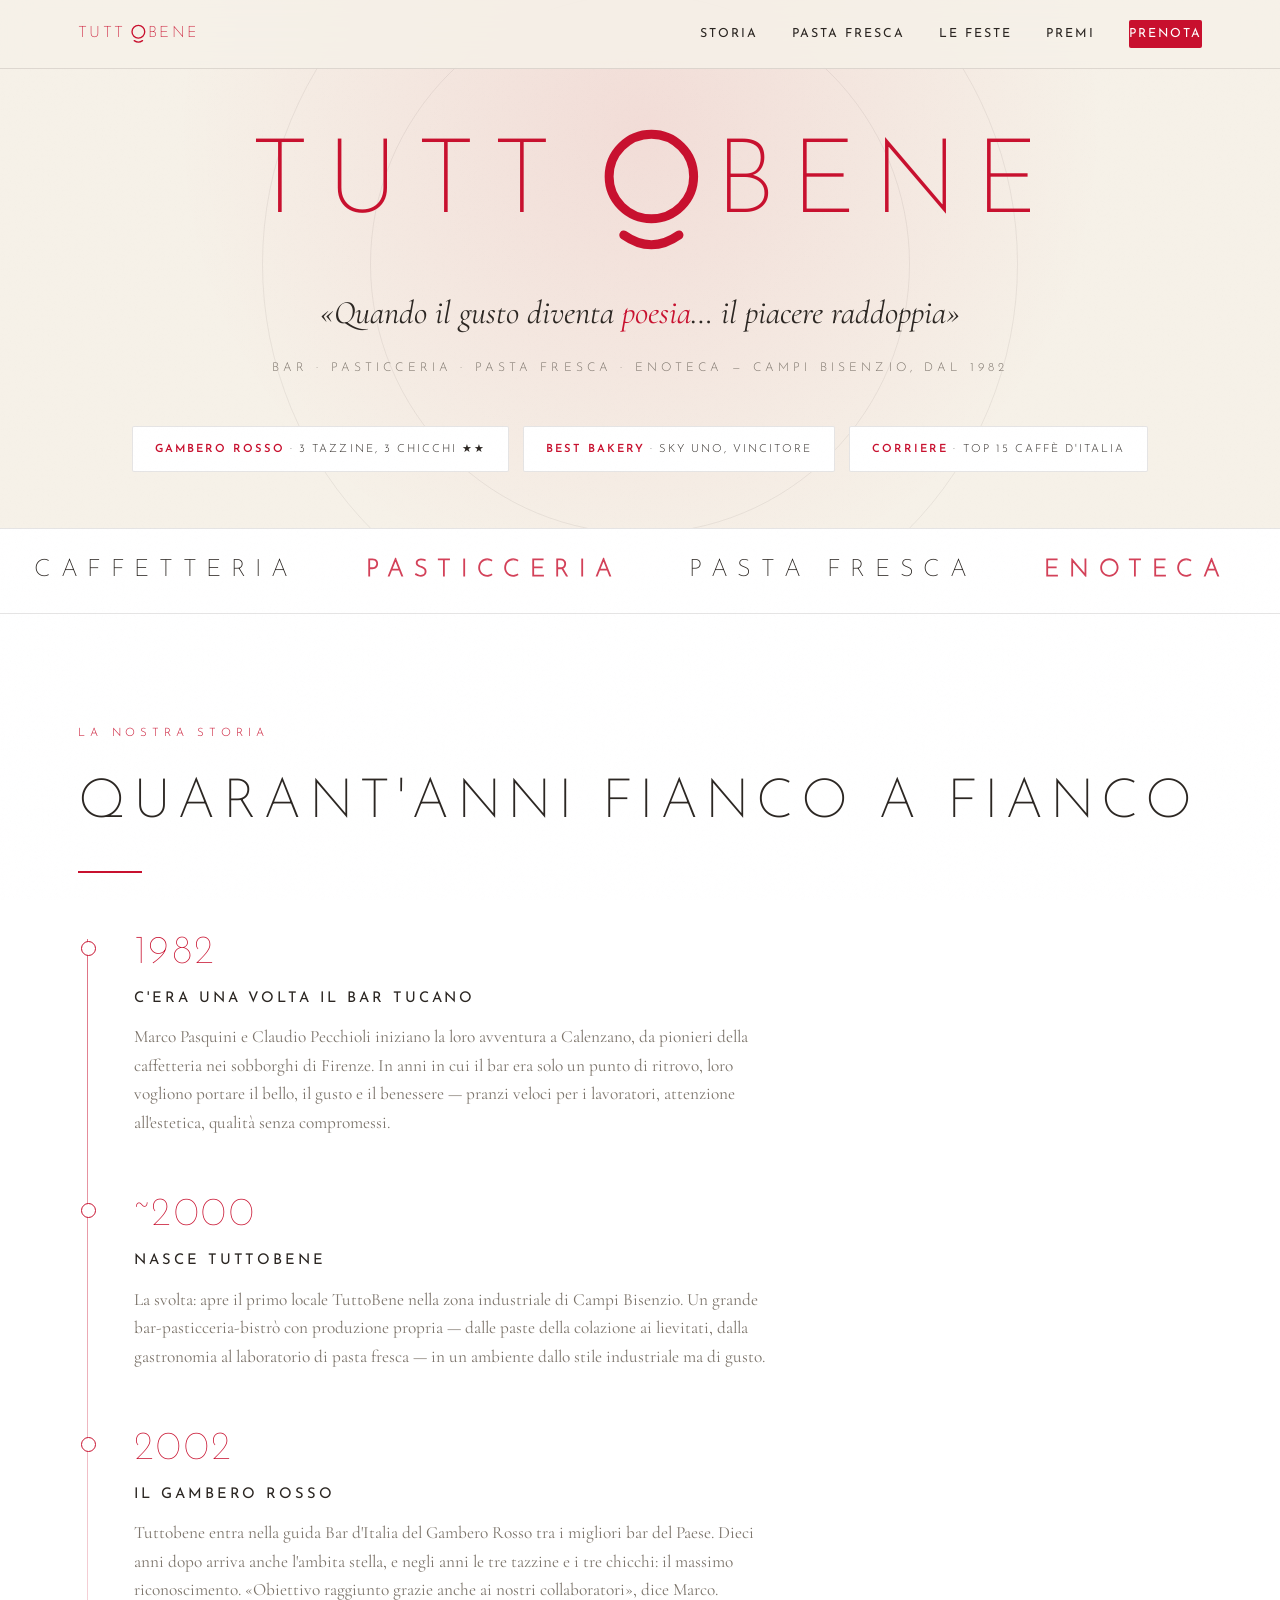
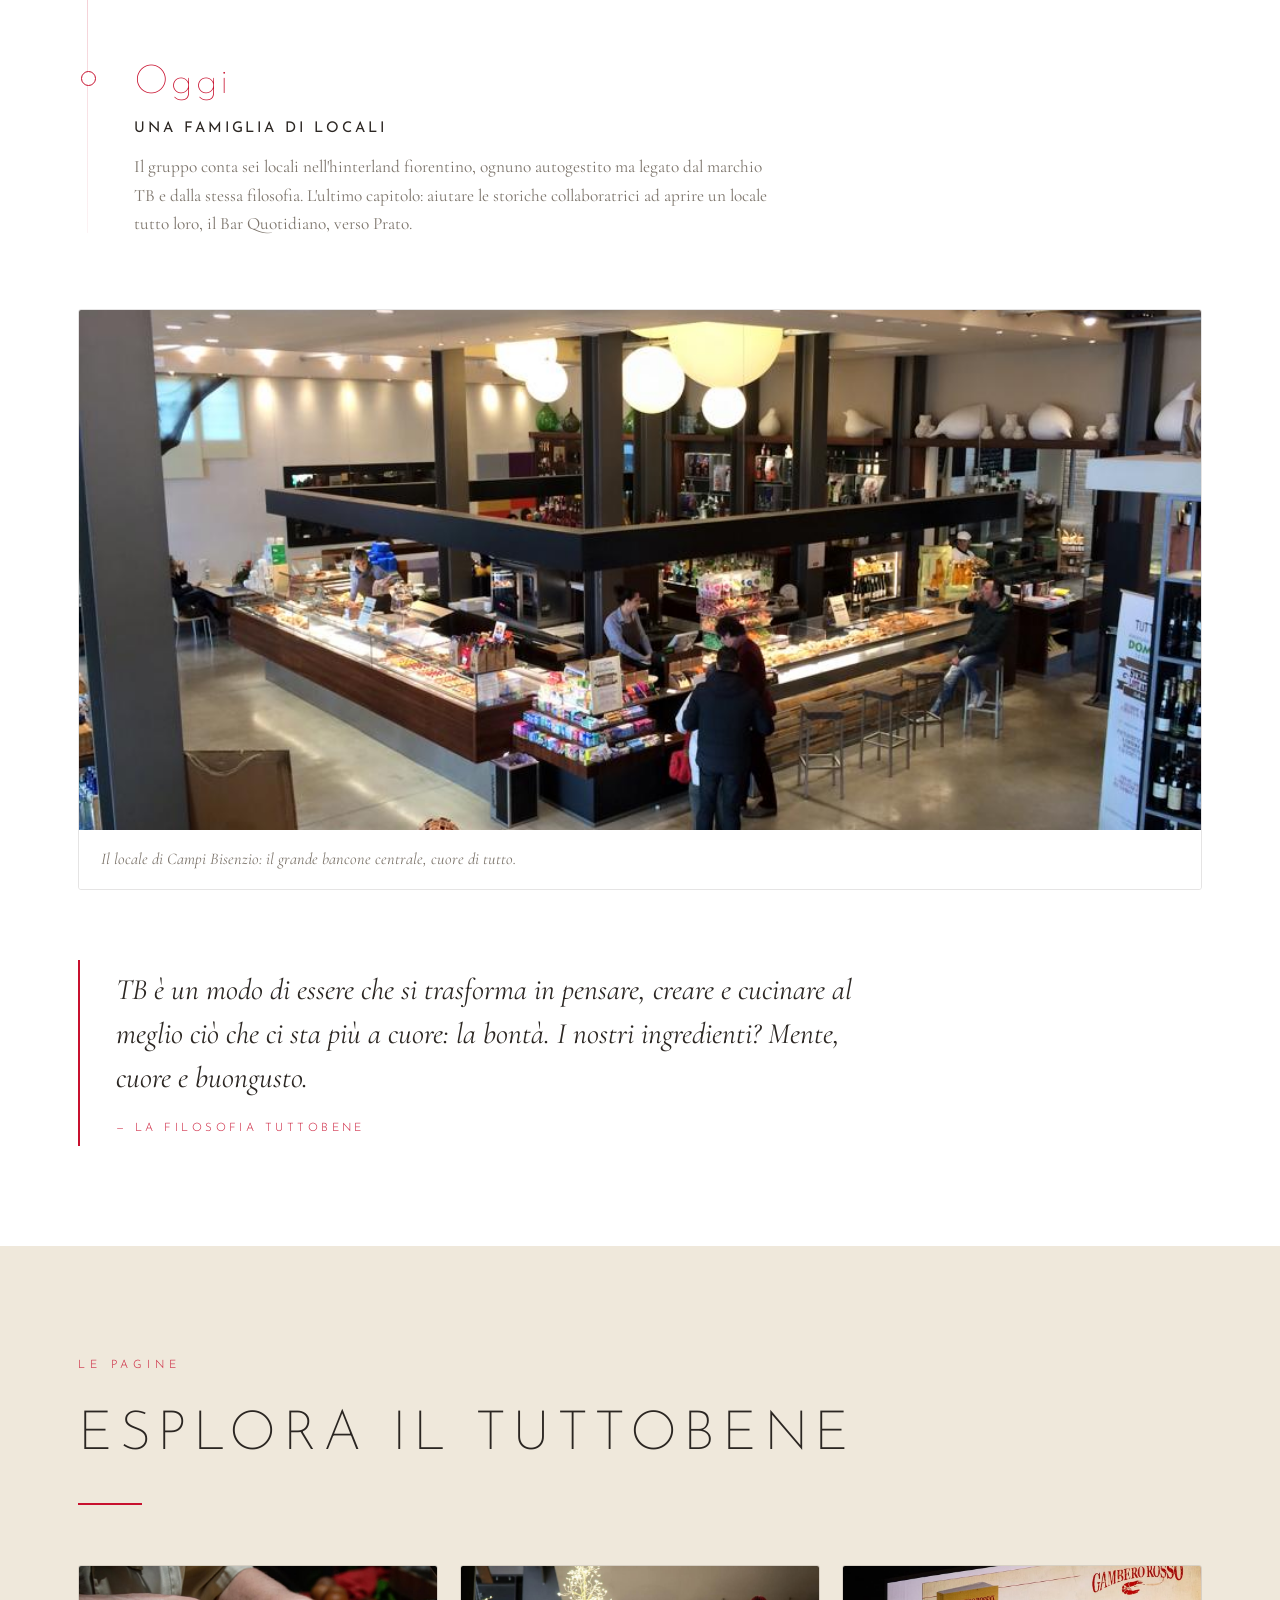
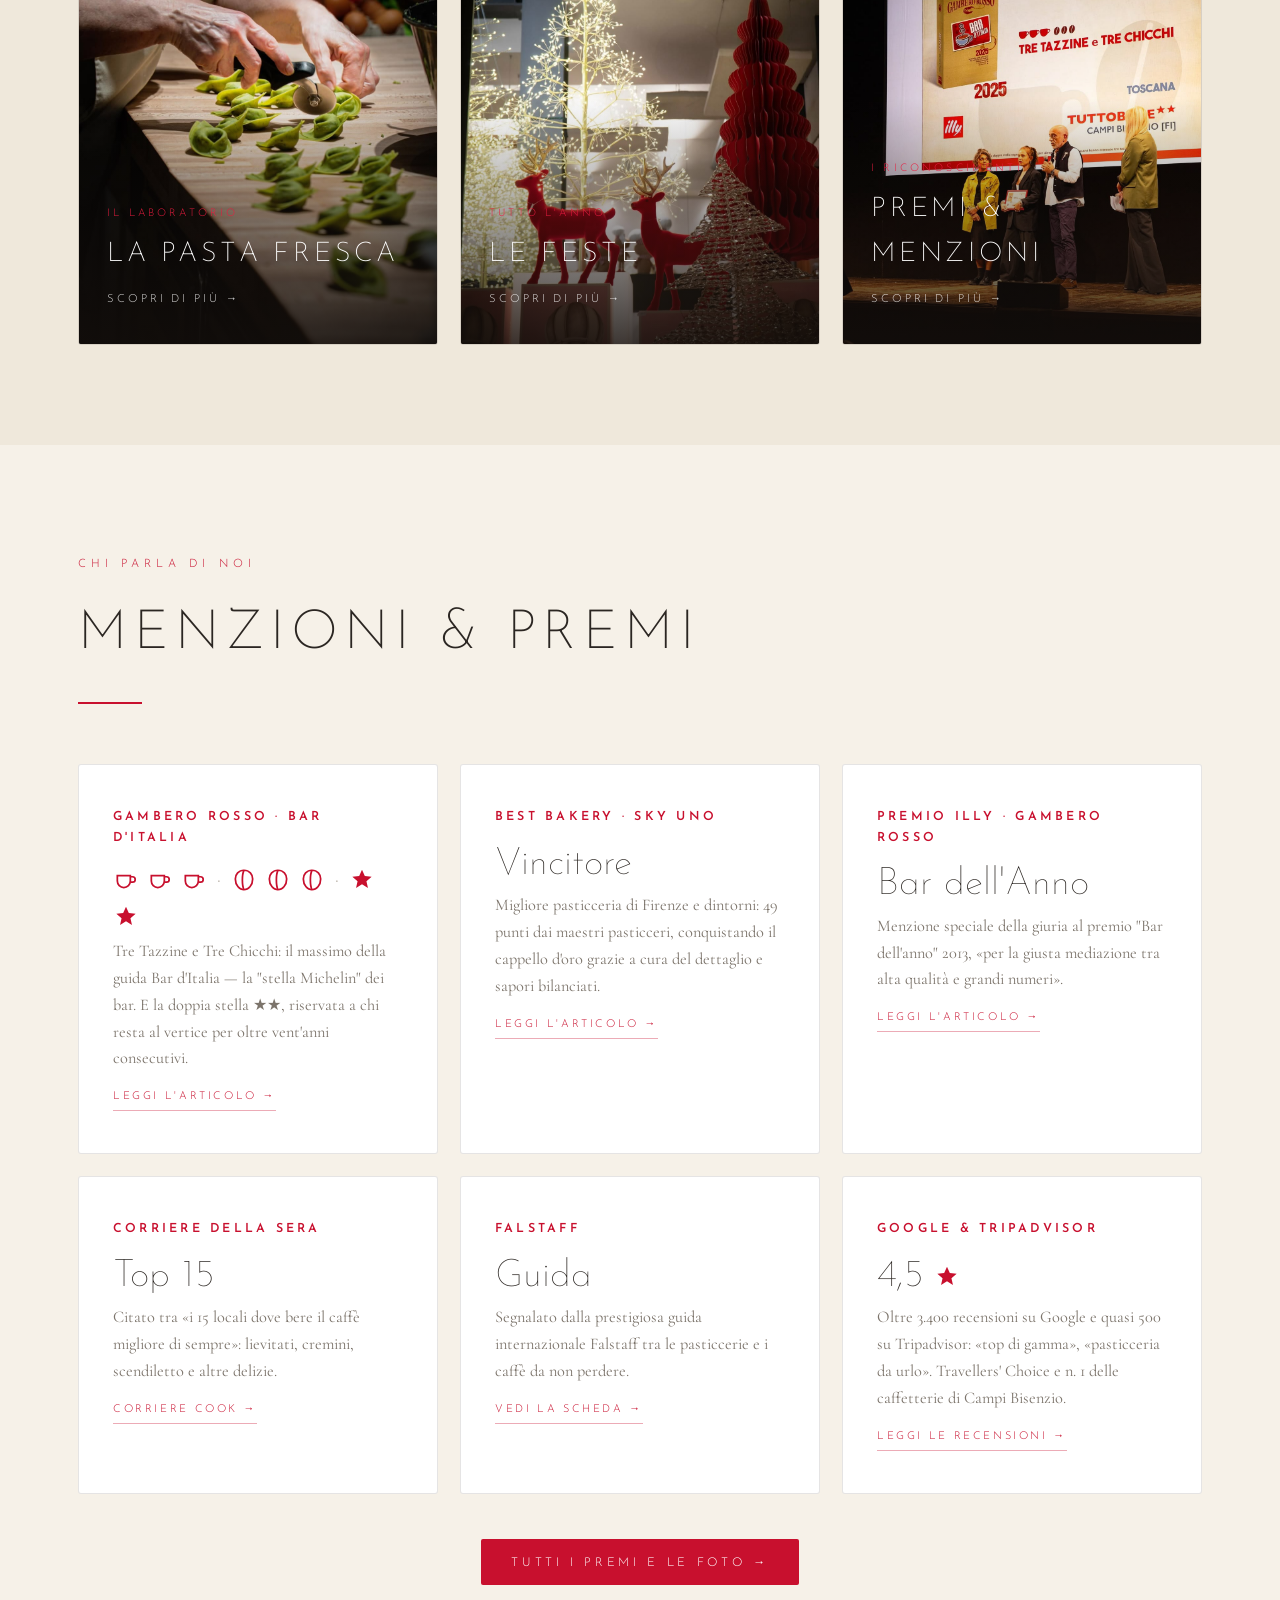
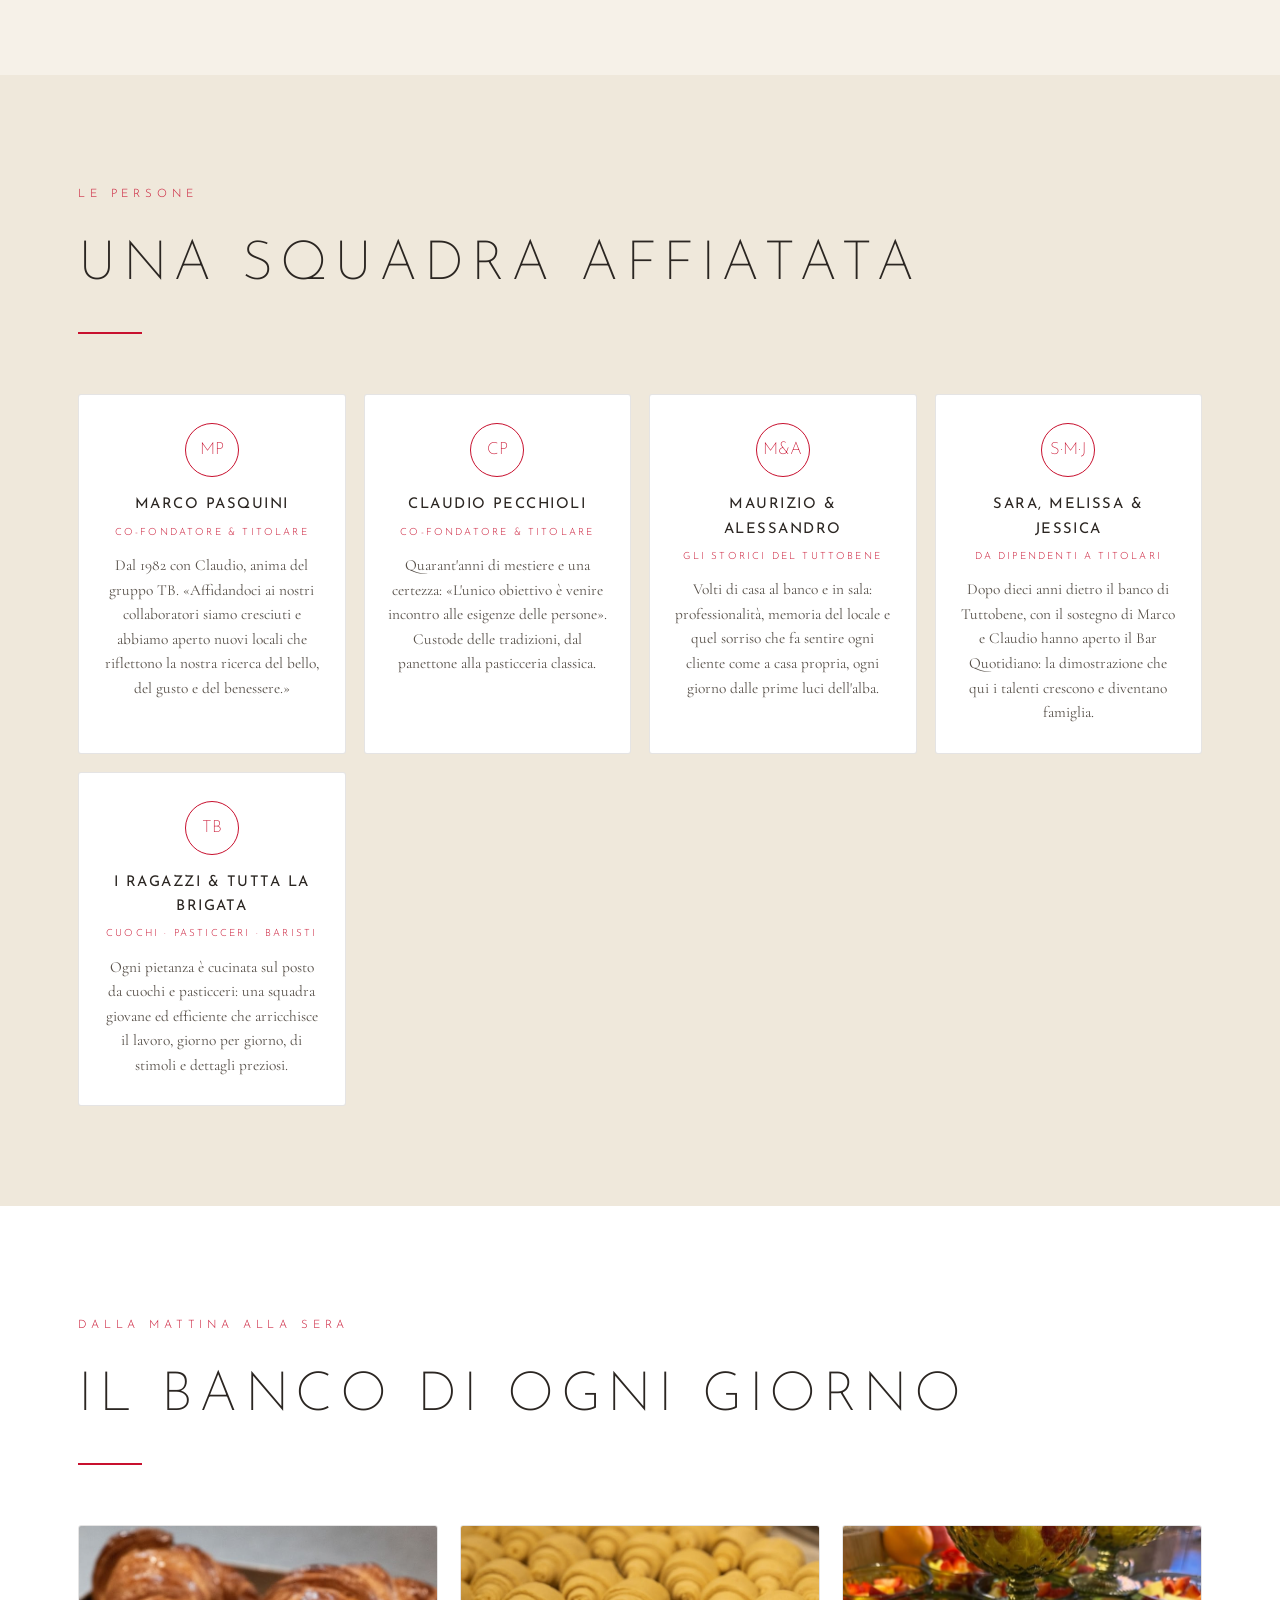
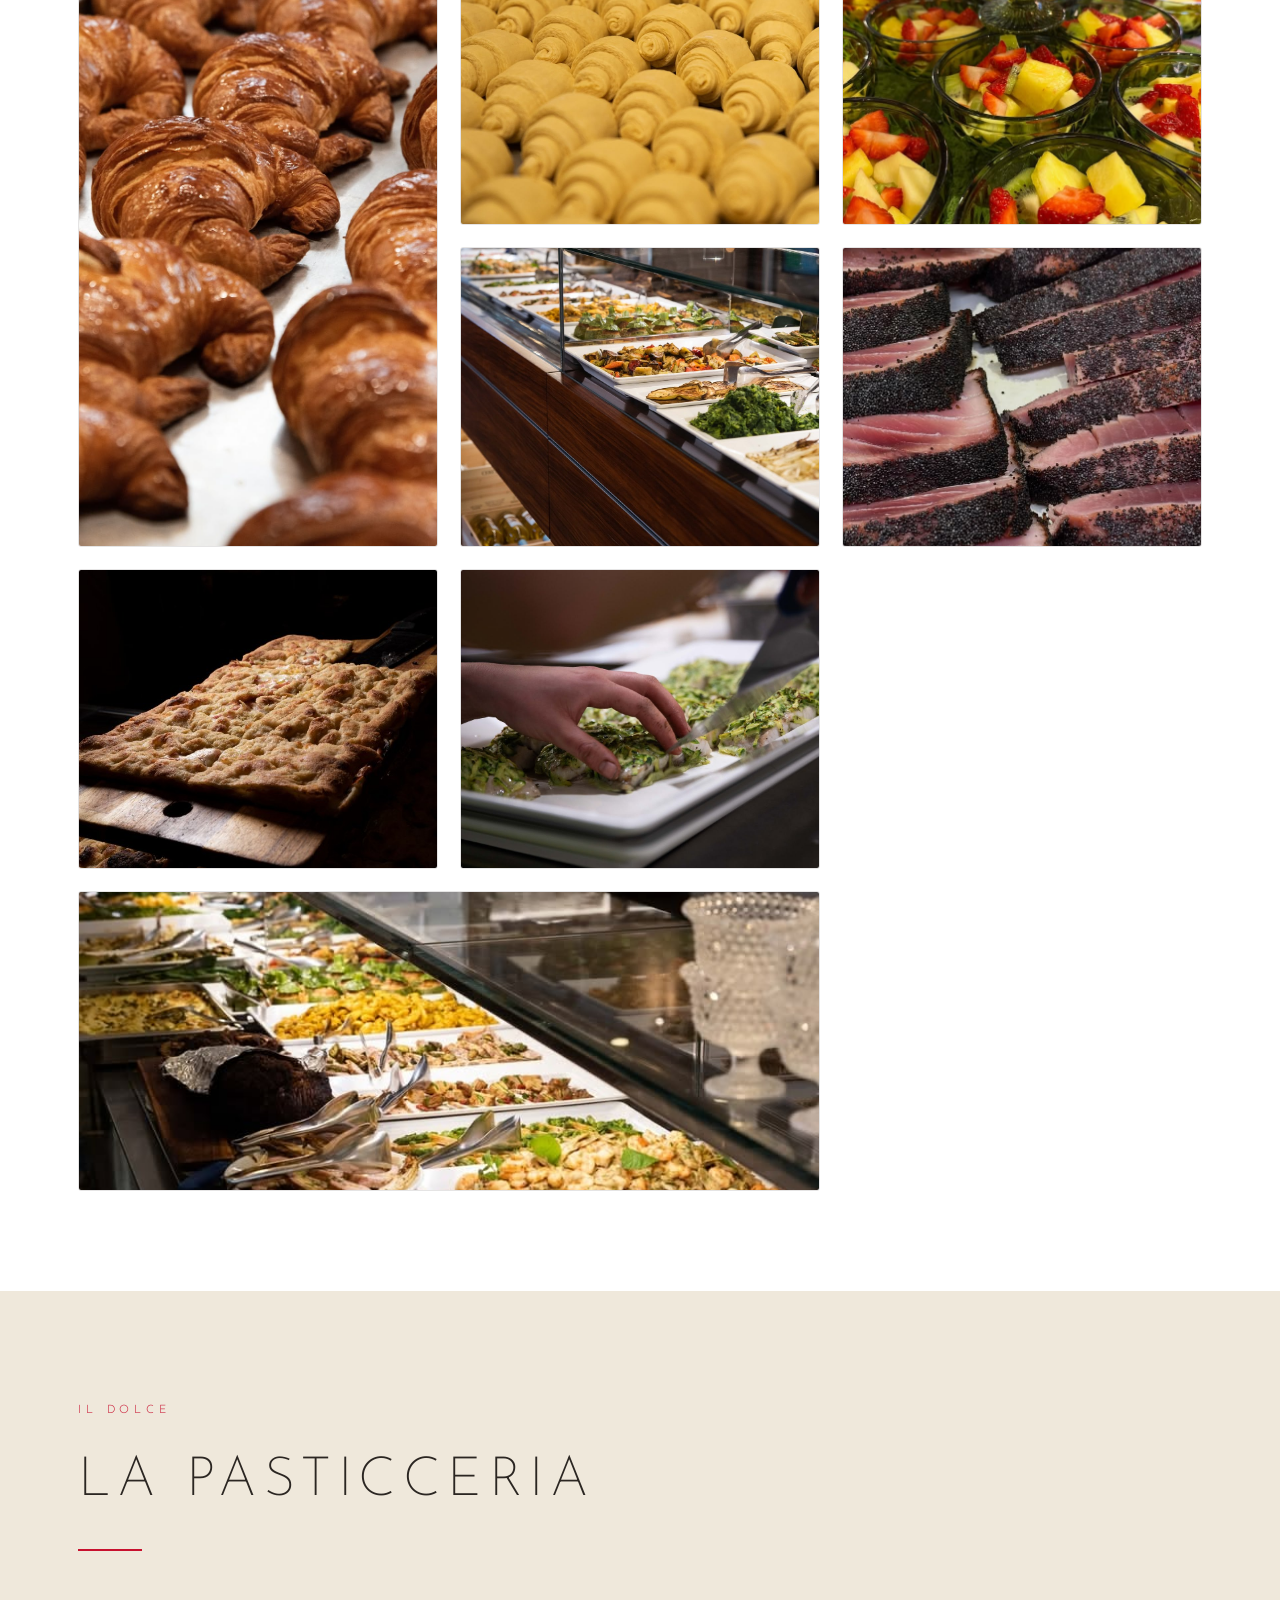
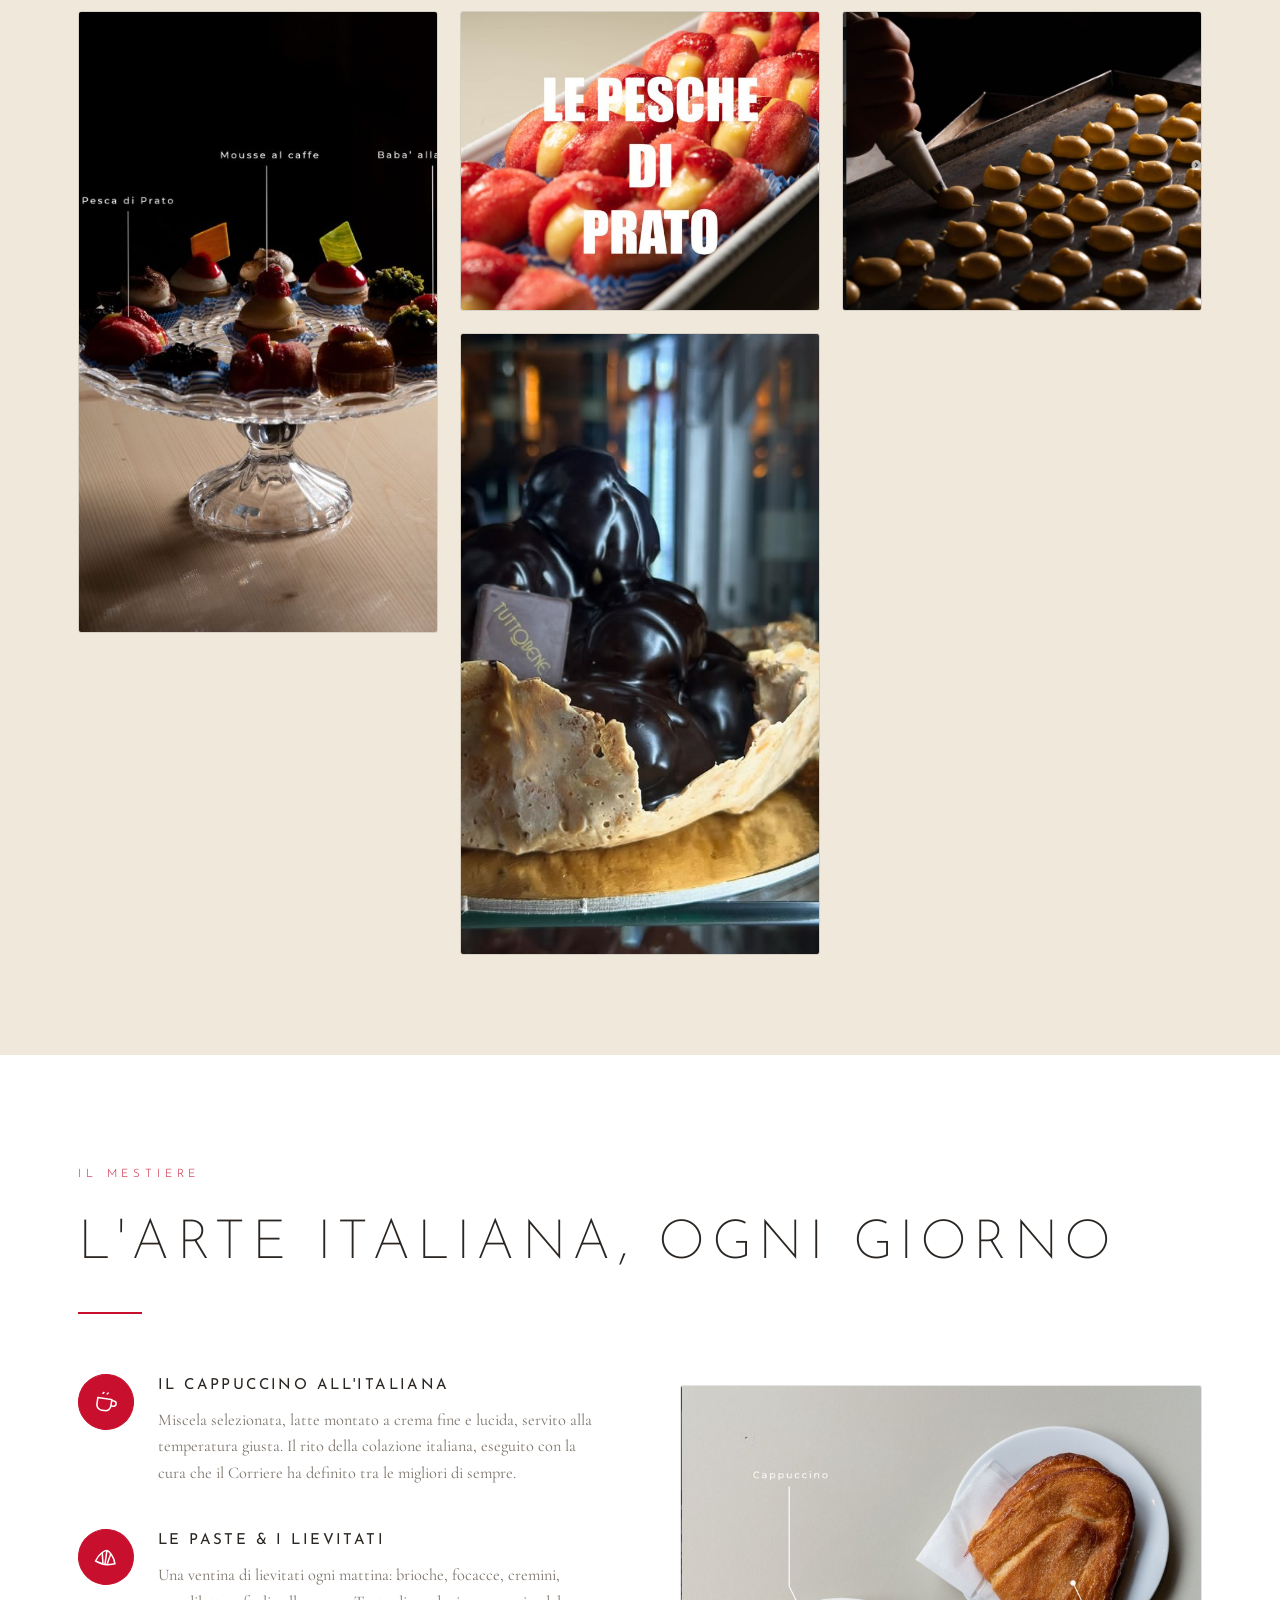
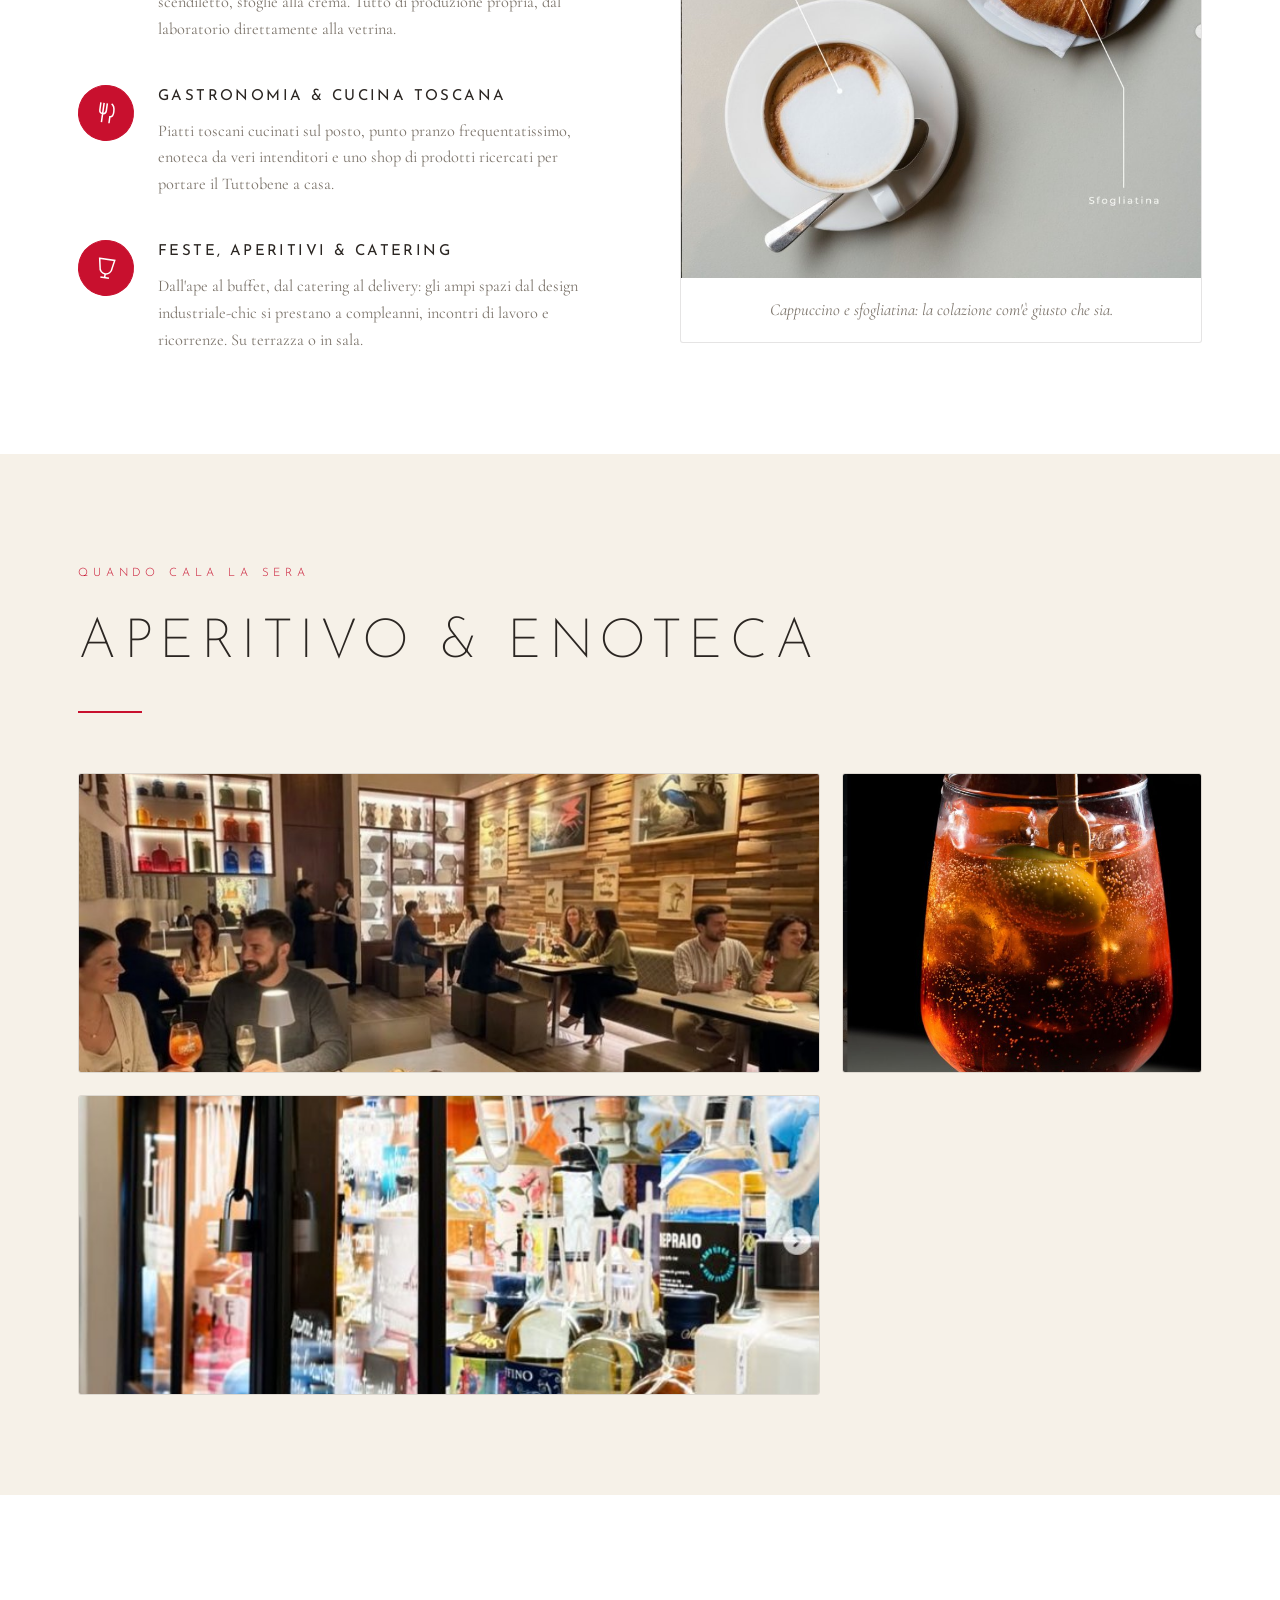
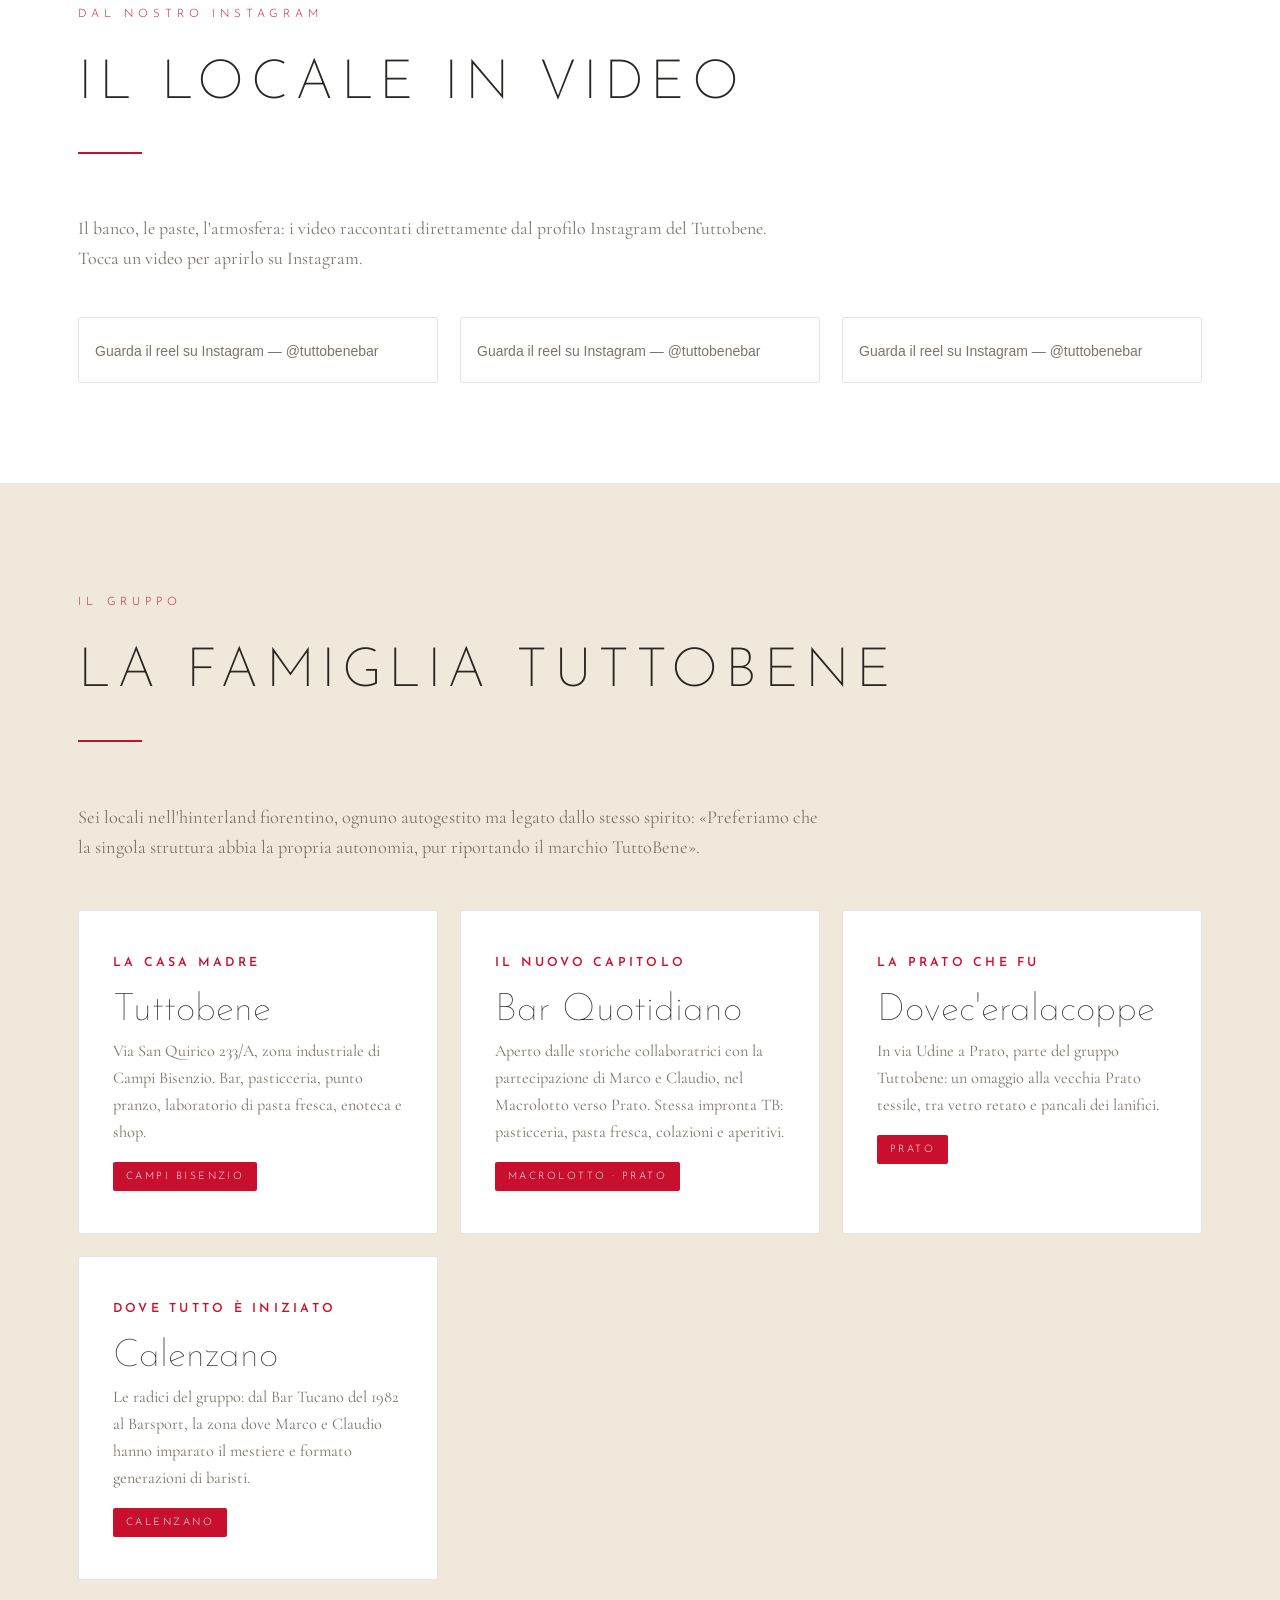
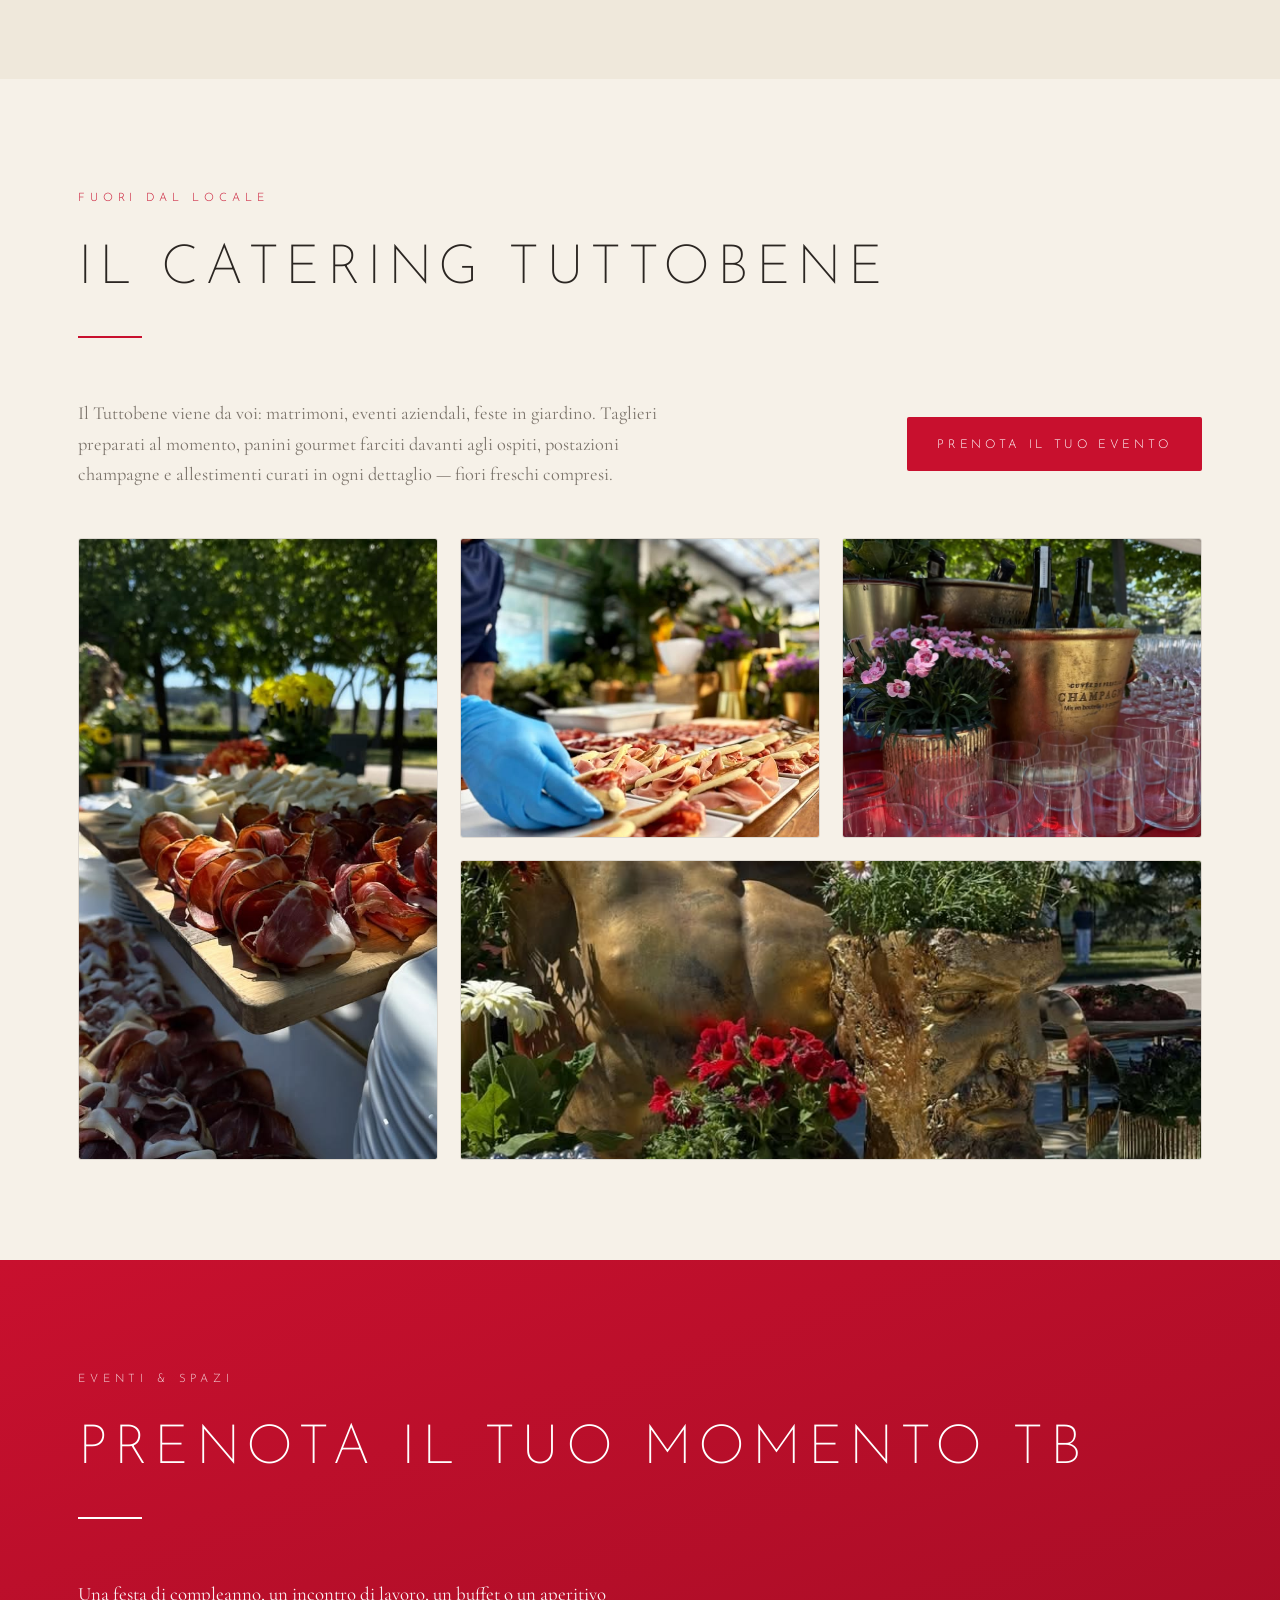
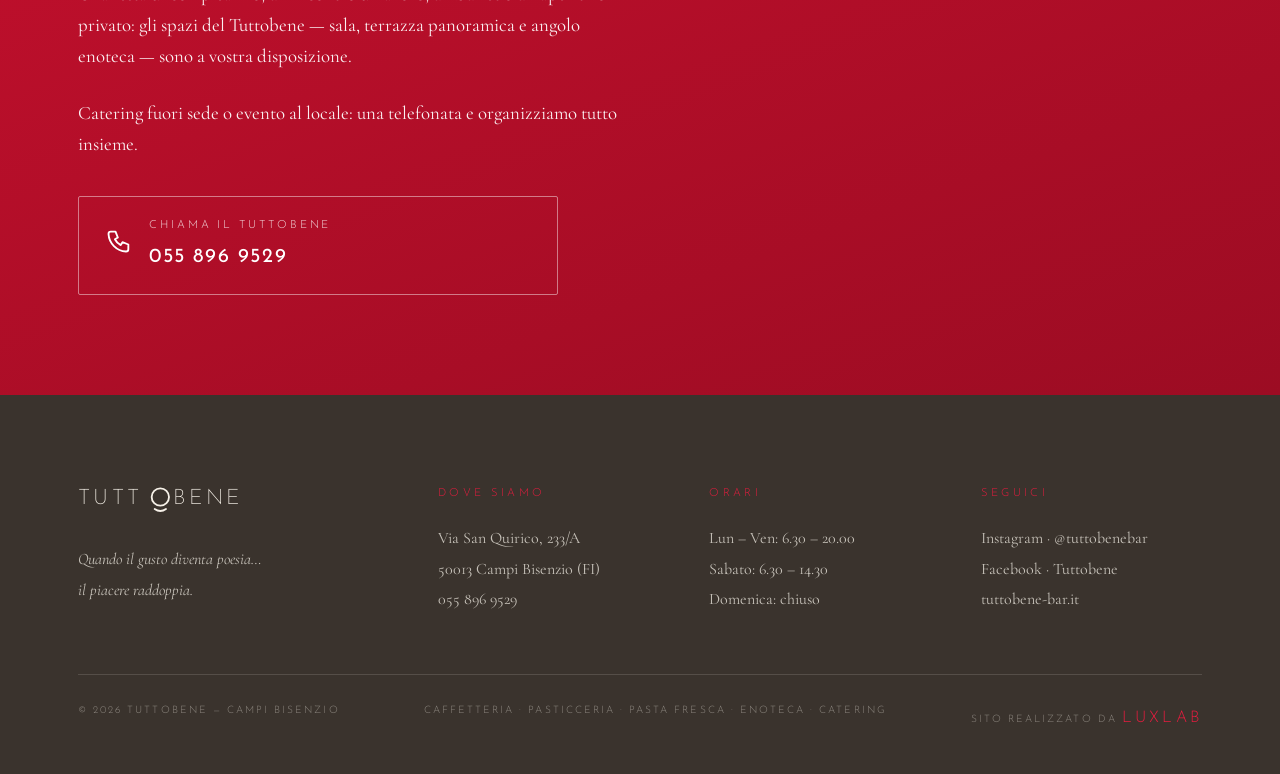
<file: index.html>
<!DOCTYPE html>
<html lang="it">
<head>
<meta charset="UTF-8">
<meta name="viewport" content="width=device-width, initial-scale=1.0">
<title>Tuttobene — Quando il gusto diventa poesia</title>
<link rel="preconnect" href="https://fonts.googleapis.com">
<link rel="preconnect" href="https://fonts.gstatic.com" crossorigin>
<link href="https://fonts.googleapis.com/css2?family=Josefin+Sans:wght@100;200;300;400;600&family=Cormorant+Garamond:ital,wght@0,400;0,500;0,600;1,400;1,500&display=swap" rel="stylesheet">
<link rel="stylesheet" href="style.css">
</head>
<body>

<div class="progress" id="progress"></div>

<svg width="0" height="0" style="position:absolute">
  <defs>
    <g id="tb-logo">
      <text x="0" y="58" font-family="'Josefin Sans',sans-serif" font-weight="200" font-size="64" letter-spacing="10" fill="currentColor">TUTT</text>
      <circle cx="247" cy="36" r="26" fill="none" stroke="currentColor" stroke-width="5.5"/>
      <path d="M 230 72 Q 247 84 264 72" fill="none" stroke="currentColor" stroke-width="5.5" stroke-linecap="round"/>
      <text x="286" y="58" font-family="'Josefin Sans',sans-serif" font-weight="200" font-size="64" letter-spacing="10" fill="currentColor">BENE</text>
    </g>
  </defs>
</svg>

<nav id="nav">
  <div class="nav-inner">
    <a class="nav-logo" href="index.html" aria-label="Tuttobene" style="color:var(--rosso)">
      <svg viewBox="0 0 480 90"><use href="#tb-logo"/></svg>
    </a>
    <div class="nav-links">
      <a href="index.html#storia">Storia</a>
      <a href="pasta.html">Pasta Fresca</a>
      <a href="feste.html">Le Feste</a>
      <a href="premi.html">Premi</a>
      <a href="index.html#catering" class="nav-cta">Prenota</a>
      <button class="burger" id="burger" aria-label="Apri menu"><span></span><span></span><span></span></button>
    </div>
  </div>
</nav>
<div class="mobile-menu" id="mobileMenu">
  <button class="mm-close" id="mmClose" aria-label="Chiudi menu">×</button>
  <a href="index.html">Home</a>
  <a href="index.html#storia">Storia</a>
  <a href="pasta.html">Pasta Fresca</a>
  <a href="feste.html">Le Feste</a>
  <a href="premi.html">Premi & Menzioni</a>
  <a href="index.html#catering">Catering</a>
  <a href="index.html#catering" class="mm-cta">Prenota</a>
</div>

<header id="top">
  <div class="hero-glow"></div>
  <div class="hero-ring r1"></div>
  <div class="hero-ring r2"></div>
  <div class="hero-inner">
    <div class="hero-logo" id="heroLogo">
      <svg viewBox="0 0 480 95"><use href="#tb-logo"/></svg>
    </div>
    <p class="hero-motto">«Quando il gusto diventa <em>poesia</em>… il piacere raddoppia»</p>
    <p class="hero-sub">Bar · Pasticceria · Pasta Fresca · Enoteca — Campi Bisenzio, dal 1982</p>
    <div class="hero-badges">
      <div class="badge"><b>Gambero Rosso</b> · 3 tazzine, 3 chicchi ★★</div>
      <div class="badge"><b>Best Bakery</b> · Sky Uno, vincitore</div>
      <div class="badge"><b>Corriere</b> · Top 15 caffè d'Italia</div>
    </div>
  </div>
  <div class="scroll-hint"></div>
</header>

<div class="marquee" aria-hidden="true">
  <div class="marquee-track" id="mq">
    <span>Caffetteria</span><span class="alt">Pasticceria</span><span>Pasta Fresca</span><span class="alt">Enoteca</span><span>Gastronomia</span><span class="alt">Catering</span><span>Aperitivi</span><span class="alt">Dal 1982</span>
  </div>
</div>

<section id="storia">
  <div class="wrap">
    <div class="sec-head reveal">
      <span class="label">La nostra storia</span>
      <h2>Quarant'anni fianco a fianco</h2>
      <div class="rule"></div>
    </div>
    <div class="timeline">
      <div class="t-item reveal">
        <div class="t-year">1982</div>
        <h3>C'era una volta il Bar Tucano</h3>
        <p>Marco Pasquini e Claudio Pecchioli iniziano la loro avventura a Calenzano, da pionieri della caffetteria nei sobborghi di Firenze. In anni in cui il bar era solo un punto di ritrovo, loro vogliono portare il bello, il gusto e il benessere — pranzi veloci per i lavoratori, attenzione all'estetica, qualità senza compromessi.</p>
      </div>
      <div class="t-item reveal">
        <div class="t-year">~2000</div>
        <h3>Nasce Tuttobene</h3>
        <p>La svolta: apre il primo locale TuttoBene nella zona industriale di Campi Bisenzio. Un grande bar-pasticceria-bistrò con produzione propria — dalle paste della colazione ai lievitati, dalla gastronomia al laboratorio di pasta fresca — in un ambiente dallo stile industriale ma di gusto.</p>
      </div>
      <div class="t-item reveal">
        <div class="t-year">2002</div>
        <h3>Il Gambero Rosso</h3>
        <p>Tuttobene entra nella guida Bar d'Italia del Gambero Rosso tra i migliori bar del Paese. Dieci anni dopo arriva anche l'ambita stella, e negli anni le tre tazzine e i tre chicchi: il massimo riconoscimento. «Obiettivo raggiunto grazie anche ai nostri collaboratori», dice Marco.</p>
      </div>
      <div class="t-item reveal">
        <div class="t-year">Oggi</div>
        <h3>Una famiglia di locali</h3>
        <p>Il gruppo conta sei locali nell'hinterland fiorentino, ognuno autogestito ma legato dal marchio TB e dalla stessa filosofia. L'ultimo capitolo: aiutare le storiche collaboratrici ad aprire un locale tutto loro, il Bar Quotidiano, verso Prato.</p>
      </div>
    </div>
    <figure class="locale-wide reveal">
      <img src="img/locale-interno.jpg" alt="L'interno del Tuttobene: il grande bancone centrale e le lampade sferiche" loading="lazy">
      <figcaption>Il locale di Campi Bisenzio: il grande bancone centrale, cuore di tutto.</figcaption>
    </figure>
    <div class="quote-block reveal">
      <p>TB è un modo di essere che si trasforma in pensare, creare e cucinare al meglio ciò che ci sta più a cuore: la bontà. I nostri ingredienti? Mente, cuore e buongusto.</p>
      <cite>— La filosofia Tuttobene</cite>
    </div>
  </div>
</section>

<!-- ============ APPROFONDIMENTI ============ -->
<section id="esplora" style="background:var(--beige2)">
  <div class="wrap">
    <div class="sec-head reveal">
      <span class="label">Le pagine</span>
      <h2>Esplora il Tuttobene</h2>
      <div class="rule"></div>
    </div>
    <div class="teaser-grid stagger">
      <a class="teaser" href="pasta.html">
        <img src="img/tortelloni-verdi.jpg" alt="I tortelloni verdi del laboratorio di pasta fresca" loading="lazy">
        <div class="t-overlay">
          <span class="t-label">Il laboratorio</span>
          <h3>La Pasta Fresca</h3>
          <span class="t-go">Scopri di più →</span>
        </div>
      </a>
      <a class="teaser" href="feste.html">
        <img src="img/natale-vetrina.jpg" alt="La vetrina natalizia del Tuttobene" loading="lazy">
        <div class="t-overlay">
          <span class="t-label">Tutto l'anno</span>
          <h3>Le Feste</h3>
          <span class="t-go">Scopri di più →</span>
        </div>
      </a>
      <a class="teaser" href="premi.html">
        <img src="img/premiazione-palco.jpg" alt="La premiazione del Gambero Rosso" loading="lazy">
        <div class="t-overlay">
          <span class="t-label">I riconoscimenti</span>
          <h3>Premi & Menzioni</h3>
          <span class="t-go">Scopri di più →</span>
        </div>
      </a>
    </div>
  </div>
</section>


<section id="menzioni" style="background:var(--beige)">
  <div class="wrap">
    <div class="sec-head reveal">
      <span class="label">Chi parla di noi</span>
      <h2>Menzioni & Premi</h2>
      <div class="rule"></div>
    </div>
    <div class="press-grid stagger">
      <div class="press-card tilt">
        <div class="src">Gambero Rosso · Bar d'Italia</div>
        <div class="chicchi">
          <svg viewBox="0 0 24 24" class="ico-svg"><path d="M4 8h12v5a6 6 0 0 1-12 0V8z" fill="none" stroke="currentColor" stroke-width="1.6"/><path d="M16 9h2a2.5 2.5 0 0 1 0 5h-2" fill="none" stroke="currentColor" stroke-width="1.6"/></svg>
          <svg viewBox="0 0 24 24" class="ico-svg"><path d="M4 8h12v5a6 6 0 0 1-12 0V8z" fill="none" stroke="currentColor" stroke-width="1.6"/><path d="M16 9h2a2.5 2.5 0 0 1 0 5h-2" fill="none" stroke="currentColor" stroke-width="1.6"/></svg>
          <svg viewBox="0 0 24 24" class="ico-svg"><path d="M4 8h12v5a6 6 0 0 1-12 0V8z" fill="none" stroke="currentColor" stroke-width="1.6"/><path d="M16 9h2a2.5 2.5 0 0 1 0 5h-2" fill="none" stroke="currentColor" stroke-width="1.6"/></svg>
          <span class="sep">·</span>
          <svg viewBox="0 0 24 24" class="ico-svg"><path d="M12 3C7 3 4 7 4 11c0 6 4 10 8 10s8-4 8-10c0-4-3-8-8-8z" fill="none" stroke="currentColor" stroke-width="1.6"/><path d="M12 3c-2 4-2 14 0 18" stroke="currentColor" stroke-width="1.6" fill="none"/></svg>
          <svg viewBox="0 0 24 24" class="ico-svg"><path d="M12 3C7 3 4 7 4 11c0 6 4 10 8 10s8-4 8-10c0-4-3-8-8-8z" fill="none" stroke="currentColor" stroke-width="1.6"/><path d="M12 3c-2 4-2 14 0 18" stroke="currentColor" stroke-width="1.6" fill="none"/></svg>
          <svg viewBox="0 0 24 24" class="ico-svg"><path d="M12 3C7 3 4 7 4 11c0 6 4 10 8 10s8-4 8-10c0-4-3-8-8-8z" fill="none" stroke="currentColor" stroke-width="1.6"/><path d="M12 3c-2 4-2 14 0 18" stroke="currentColor" stroke-width="1.6" fill="none"/></svg>
          <span class="sep">·</span>
          <svg viewBox="0 0 24 24" class="ico-svg"><path d="M12 2.5l2.6 5.8 6.3.6-4.8 4.2 1.4 6.2L12 16l-5.5 3.3 1.4-6.2-4.8-4.2 6.3-.6L12 2.5z" fill="currentColor"/></svg>
          <svg viewBox="0 0 24 24" class="ico-svg"><path d="M12 2.5l2.6 5.8 6.3.6-4.8 4.2 1.4 6.2L12 16l-5.5 3.3 1.4-6.2-4.8-4.2 6.3-.6L12 2.5z" fill="currentColor"/></svg>
        </div>
        <p>Tre Tazzine e Tre Chicchi: il massimo della guida Bar d'Italia — la "stella Michelin" dei bar. E la doppia stella ★★, riservata a chi resta al vertice per oltre vent'anni consecutivi.</p>
        <a class="src-link" href="https://www.intoscana.it/it/guida-bar-ditalia-i-quattro-locali-in-toscana-dove-il-caffe-e-al-top/" target="_blank" rel="noopener">Leggi l'articolo →</a>
      </div>
      <div class="press-card tilt">
        <div class="src">Best Bakery · Sky Uno</div>
        <div class="big">Vincitore</div>
        <p>Migliore pasticceria di Firenze e dintorni: 49 punti dai maestri pasticceri, conquistando il cappello d'oro grazie a cura del dettaglio e sapori bilanciati.</p>
        <a class="src-link" href="https://www.firenzetoday.it/social/best-bakery-firenze-vince-tuttobene.html" target="_blank" rel="noopener">Leggi l'articolo →</a>
      </div>
      <div class="press-card tilt">
        <div class="src">Premio Illy · Gambero Rosso</div>
        <div class="big">Bar dell'Anno</div>
        <p>Menzione speciale della giuria al premio "Bar dell'anno" 2013, «per la giusta mediazione tra alta qualità e grandi numeri».</p>
        <a class="src-link" href="https://www.piananotizie.it/campi-bisenzio-tuttobene-riceve-la-menzione-speciale-del-premio-bar-dellanno/" target="_blank" rel="noopener">Leggi l'articolo →</a>
      </div>
      <div class="press-card tilt">
        <div class="src">Corriere della Sera</div>
        <div class="big">Top 15</div>
        <p>Citato tra «i 15 locali dove bere il caffè migliore di sempre»: lievitati, cremini, scendiletto e altre delizie.</p>
        <a class="src-link" href="https://www.corriere.it/cook/" target="_blank" rel="noopener">Corriere Cook →</a>
      </div>
      <div class="press-card tilt">
        <div class="src">Falstaff</div>
        <div class="big">Guida</div>
        <p>Segnalato dalla prestigiosa guida internazionale Falstaff tra le pasticcerie e i caffè da non perdere.</p>
        <a class="src-link" href="https://www.falstaff.com/it/pasticcerie/tuttobene" target="_blank" rel="noopener">Vedi la scheda →</a>
      </div>
      <div class="press-card tilt">
        <div class="src">Google & Tripadvisor</div>
        <div class="big" style="display:flex;align-items:center;gap:10px">4,5 <svg viewBox="0 0 24 24" width="26" height="26" style="color:var(--rosso)"><path d="M12 2.5l2.6 5.8 6.3.6-4.8 4.2 1.4 6.2L12 16l-5.5 3.3 1.4-6.2-4.8-4.2 6.3-.6L12 2.5z" fill="currentColor"/></svg></div>
        <p>Oltre 3.400 recensioni su Google e quasi 500 su Tripadvisor: «top di gamma», «pasticceria da urlo». Travellers' Choice e n. 1 delle caffetterie di Campi Bisenzio.</p>
        <a class="src-link" href="https://www.tripadvisor.it/Restaurant_Review-g676808-d2459313-Reviews-Bar_Pasticceria_Tuttobene-Campi_Bisenzio_Tuscany.html" target="_blank" rel="noopener">Leggi le recensioni →</a>
      </div>
    </div>
    <div style="text-align:center;margin-top:50px">
      <a class="cat-cta" href="premi.html">Tutti i premi e le foto →</a>
    </div>
  </div>
</section>

<section id="team">
  <div class="wrap">
    <div class="sec-head reveal">
      <span class="label">Le persone</span>
      <h2>Una squadra affiatata</h2>
      <div class="rule"></div>
    </div>
    <div class="team-grid stagger">
      <div class="t-card">
        <div class="t-init">MP</div>
        <h3>Marco Pasquini</h3>
        <div class="t-role">Co-fondatore & Titolare</div>
        <p>Dal 1982 con Claudio, anima del gruppo TB. «Affidandoci ai nostri collaboratori siamo cresciuti e abbiamo aperto nuovi locali che riflettono la nostra ricerca del bello, del gusto e del benessere.»</p>
      </div>
      <div class="t-card">
        <div class="t-init">CP</div>
        <h3>Claudio Pecchioli</h3>
        <div class="t-role">Co-fondatore & Titolare</div>
        <p>Quarant'anni di mestiere e una certezza: «L'unico obiettivo è venire incontro alle esigenze delle persone». Custode delle tradizioni, dal panettone alla pasticceria classica.</p>
      </div>
      <div class="t-card">
        <div class="t-init">M&A</div>
        <h3>Maurizio & Alessandro</h3>
        <div class="t-role">Gli storici del Tuttobene</div>
        <p>Volti di casa al banco e in sala: professionalità, memoria del locale e quel sorriso che fa sentire ogni cliente come a casa propria, ogni giorno dalle prime luci dell'alba.</p>
      </div>
      <div class="t-card">
        <div class="t-init">S·M·J</div>
        <h3>Sara, Melissa & Jessica</h3>
        <div class="t-role">Da dipendenti a titolari</div>
        <p>Dopo dieci anni dietro il banco di Tuttobene, con il sostegno di Marco e Claudio hanno aperto il Bar Quotidiano: la dimostrazione che qui i talenti crescono e diventano famiglia.</p>
      </div>
      <div class="t-card">
        <div class="t-init">TB</div>
        <h3>I ragazzi & tutta la brigata</h3>
        <div class="t-role">Cuochi · Pasticceri · Baristi</div>
        <p>Ogni pietanza è cucinata sul posto da cuochi e pasticceri: una squadra giovane ed efficiente che arricchisce il lavoro, giorno per giorno, di stimoli e dettagli preziosi.</p>
      </div>
    </div>
  </div>
</section>


<section id="banco" style="background:var(--bianco)">
  <div class="wrap">
    <div class="sec-head reveal">
      <span class="label">Dalla mattina alla sera</span>
      <h2>Il banco di ogni giorno</h2>
      <div class="rule"></div>
    </div>
    <div class="cat-grid stagger">
      <figure class="cat-item big">
        <img src="img/cornetti-sfornati.jpg" alt="Cornetti appena sfornati, lucidi di doratura" loading="lazy">
        <figcaption><span>01</span> I cornetti appena usciti dal forno, ogni mattina alle 6.30</figcaption>
      </figure>
      <figure class="cat-item">
        <img src="img/cornetti-crudi.jpg" alt="Cornetti in lievitazione nel laboratorio" loading="lazy">
        <figcaption><span>02</span> La lievitazione notturna nel laboratorio</figcaption>
      </figure>
      <figure class="cat-item">
        <img src="img/macedonia.jpg" alt="Coppe di macedonia con fragole, kiwi e ananas" loading="lazy">
        <figcaption><span>03</span> Macedonia di frutta fresca, tagliata al momento</figcaption>
      </figure>
      <figure class="cat-item">
        <img src="img/banco-gastronomia.jpg" alt="Il bancone della gastronomia con verdure e piatti pronti" loading="lazy">
        <figcaption><span>04</span> La gastronomia: verdure, zucchine ripiene e piatti del giorno</figcaption>
      </figure>
      <figure class="cat-item">
        <img src="img/tonno-papavero.jpg" alt="Tonno in crosta di semi di papavero affettato" loading="lazy">
        <figcaption><span>05</span> Il tonno in crosta di semi di papavero</figcaption>
      </figure>
      <figure class="cat-item">
        <img src="img/schiacciata.png" alt="Schiacciata farcita appena sfornata sul tagliere" loading="lazy">
        <figcaption><span>06</span> La schiacciata farcita, dal forno al tagliere</figcaption>
      </figure>
      <figure class="cat-item">
        <img src="img/pesce-zucchine.jpg" alt="Filetti di pesce in crosta di zucchine impiattati a mano" loading="lazy">
        <figcaption><span>07</span> Il pesce in crosta di zucchine, impiattato uno a uno</figcaption>
      </figure>
      <figure class="cat-item wide">
        <img src="img/banco-pranzo.jpg" alt="Il banco del pranzo al completo: primi, secondi, verdure e insalate" loading="lazy">
        <figcaption><span>08</span> Il banco del pranzo al completo: arrosti, gamberi, riso venere e verdure di stagione</figcaption>
      </figure>
    </div>
  </div>
</section>

<section id="pasticceria" style="background:var(--beige2)">
  <div class="wrap">
    <div class="sec-head reveal">
      <span class="label">Il dolce</span>
      <h2>La pasticceria</h2>
      <div class="rule"></div>
    </div>
    <div class="cat-grid stagger">
      <figure class="cat-item big">
        <img src="img/mignon.png" alt="Alzata di mignon: Pesca di Prato, mousse al caffè, babà alla crema" loading="lazy">
        <figcaption><span>01</span> I mignon: Pesca di Prato, mousse al caffè, babà alla crema</figcaption>
      </figure>
      <figure class="cat-item">
        <img src="img/pesche-di-prato.png" alt="Le Pesche di Prato con crema e alchermes" loading="lazy">
        <figcaption><span>02</span> Le Pesche di Prato: il dolce della tradizione, con alchermes e crema</figcaption>
      </figure>
      <figure class="cat-item">
        <img src="img/bigne-laboratorio.png" alt="Bignè formati a mano con la sac à poche in laboratorio" loading="lazy">
        <figcaption><span>03</span> I bignè, uno a uno dalla sac à poche</figcaption>
      </figure>
      <figure class="cat-item big">
        <img src="img/torta-tuttobene.jpg" alt="Il profiterole nella cesta di croccante con la placchetta Tuttobene" loading="lazy" style="object-position:center 42%">
        <figcaption><span>04</span> Il profiterole nella cesta di croccante, firmato Tuttobene</figcaption>
      </figure>
    </div>
  </div>
</section>

<section id="arte">
  <div class="wrap">
    <div class="sec-head reveal">
      <span class="label">Il mestiere</span>
      <h2>L'arte italiana, ogni giorno</h2>
      <div class="rule"></div>
    </div>
    <div class="craft-grid">
      <div>
        <div class="craft-item reveal">
          <div class="craft-ico"><svg viewBox="0 0 24 24"><path d="M4 9h13v6a5 5 0 0 1-5 5H9a5 5 0 0 1-5-5V9z"/><path d="M17 10h2a2.5 2.5 0 0 1 0 5h-2"/><path d="M8 5c0-1 1-1 1-2M12 5c0-1 1-1 1-2"/></svg></div>
          <div>
            <h3>Il cappuccino all'italiana</h3>
            <p>Miscela selezionata, latte montato a crema fine e lucida, servito alla temperatura giusta. Il rito della colazione italiana, eseguito con la cura che il Corriere ha definito tra le migliori di sempre.</p>
          </div>
        </div>
        <div class="craft-item reveal">
          <div class="craft-ico"><svg viewBox="0 0 24 24"><path d="M3 17c2-7 7-11 9-11s7 4 9 11c-3 1-6 2-9 2s-6-1-9-2z"/><path d="M12 6v13M8 8.5 10 18M16 8.5 14 18"/></svg></div>
          <div>
            <h3>Le paste & i lievitati</h3>
            <p>Una ventina di lievitati ogni mattina: brioche, focacce, cremini, scendiletto, sfoglie alla crema. Tutto di produzione propria, dal laboratorio direttamente alla vetrina.</p>
          </div>
        </div>
        <div class="craft-item reveal">
          <div class="craft-ico"><svg viewBox="0 0 24 24"><path d="M6 3v7a3 3 0 0 0 6 0V3M9 3v18M16 3c2 1 3 4 3 7s-1 5-3 5v6"/></svg></div>
          <div>
            <h3>Gastronomia & cucina toscana</h3>
            <p>Piatti toscani cucinati sul posto, punto pranzo frequentatissimo, enoteca da veri intenditori e uno shop di prodotti ricercati per portare il Tuttobene a casa.</p>
          </div>
        </div>
        <div class="craft-item reveal">
          <div class="craft-ico"><svg viewBox="0 0 24 24"><path d="M8 21h8M12 17v4M5 4h14l-1.5 8a5.5 5.5 0 0 1-11 0L5 4z"/></svg></div>
          <div>
            <h3>Feste, aperitivi & catering</h3>
            <p>Dall'ape al buffet, dal catering al delivery: gli ampi spazi dal design industriale-chic si prestano a compleanni, incontri di lavoro e ricorrenze. Su terrazza o in sala.</p>
          </div>
        </div>
      </div>
      <figure class="arte-photo reveal">
        <img src="img/cappuccino-sfogliatina.png" alt="Cappuccino e sfogliatina del Tuttobene" loading="lazy">
        <figcaption>Cappuccino e sfogliatina: la colazione com'è giusto che sia.</figcaption>
      </figure>
    </div>
  </div>
</section>

<section id="aperitivo" style="background:var(--beige)">
  <div class="wrap">
    <div class="sec-head reveal">
      <span class="label">Quando cala la sera</span>
      <h2>Aperitivo & Enoteca</h2>
      <div class="rule"></div>
    </div>
    <div class="cat-grid stagger">
      <figure class="cat-item wide">
        <img src="img/sala-aperitivo.png" alt="La sala del Tuttobene all'ora dell'aperitivo con taglieri sui tavoli" loading="lazy">
        <figcaption><span>01</span> L'ora dell'aperitivo: taglieri, crostini e calici nella sala</figcaption>
      </figure>
      <figure class="cat-item">
        <img src="img/spritz.png" alt="Spritz con oliva su forchettina di legno" loading="lazy">
        <figcaption><span>02</span> Lo spritz della casa, con l'oliva</figcaption>
      </figure>
      <figure class="cat-item wide">
        <img src="img/vetrina-gin.png" alt="La vetrina dei gin e distillati in edizione limitata" loading="lazy">
        <figcaption><span>03</span> La vetrina dei distillati: gin ed edizioni limitate da intenditori</figcaption>
      </figure>
    </div>
  </div>
</section>

<section id="igvideo" style="background:var(--bianco)">
  <div class="wrap">
    <div class="sec-head reveal">
      <span class="label">Dal nostro Instagram</span>
      <h2>Il locale in video</h2>
      <div class="rule"></div>
    </div>
    <p class="reveal" style="max-width:700px;color:var(--grigio);font-size:1.12rem;margin-bottom:44px">Il banco, le paste, l'atmosfera: i video raccontati direttamente dal profilo Instagram del Tuttobene. Tocca un video per aprirlo su Instagram.</p>
    <div class="ig-grid stagger">
      <div class="ig-card">
        <blockquote class="instagram-media" data-instgrm-captioned data-instgrm-permalink="https://www.instagram.com/reel/DMuMSCvisd_/?utm_source=ig_embed&amp;utm_campaign=loading" data-instgrm-version="14" style="background:#FFF;border:0;border-radius:3px;margin:0;max-width:540px;min-width:280px;padding:0;width:100%;">
          <div style="padding:16px;"><a href="https://www.instagram.com/reel/DMuMSCvisd_/?utm_source=ig_embed&amp;utm_campaign=loading" target="_blank" rel="noopener" style="color:#7C746B;font-family:Arial,sans-serif;font-size:14px;text-decoration:none;">Guarda il reel su Instagram — @tuttobenebar</a></div>
        </blockquote>
      </div>
      <div class="ig-card">
        <blockquote class="instagram-media" data-instgrm-captioned data-instgrm-permalink="https://www.instagram.com/reel/DYW3daWtw0U/?utm_source=ig_embed&amp;utm_campaign=loading" data-instgrm-version="14" style="background:#FFF;border:0;border-radius:3px;margin:0;max-width:540px;min-width:280px;padding:0;width:100%;">
          <div style="padding:16px;"><a href="https://www.instagram.com/reel/DYW3daWtw0U/?utm_source=ig_embed&amp;utm_campaign=loading" target="_blank" rel="noopener" style="color:#7C746B;font-family:Arial,sans-serif;font-size:14px;text-decoration:none;">Guarda il reel su Instagram — @tuttobenebar</a></div>
        </blockquote>
      </div>
      <div class="ig-card">
        <blockquote class="instagram-media" data-instgrm-captioned data-instgrm-permalink="https://www.instagram.com/reel/DTyMWBnjSqU/?utm_source=ig_embed&amp;utm_campaign=loading" data-instgrm-version="14" style="background:#FFF;border:0;border-radius:3px;margin:0;max-width:540px;min-width:280px;padding:0;width:100%;">
          <div style="padding:16px;"><a href="https://www.instagram.com/reel/DTyMWBnjSqU/?utm_source=ig_embed&amp;utm_campaign=loading" target="_blank" rel="noopener" style="color:#7C746B;font-family:Arial,sans-serif;font-size:14px;text-decoration:none;">Guarda il reel su Instagram — @tuttobenebar</a></div>
        </blockquote>
      </div>
    </div>
  </div>
</section>
<script async src="https://www.instagram.com/embed.js"></script>

<section id="famiglia" style="background:var(--beige2)">
  <div class="wrap">
    <div class="sec-head reveal">
      <span class="label">Il gruppo</span>
      <h2>La famiglia Tuttobene</h2>
      <div class="rule"></div>
    </div>
    <p class="reveal" style="max-width:740px;margin-bottom:48px;font-size:1.15rem;color:var(--grigio)">Sei locali nell'hinterland fiorentino, ognuno autogestito ma legato dallo stesso spirito: «Preferiamo che la singola struttura abbia la propria autonomia, pur riportando il marchio TuttoBene».</p>
    <div class="press-grid stagger">
      <div class="press-card tilt">
        <div class="src">La casa madre</div>
        <div class="big">Tuttobene</div>
        <p>Via San Quirico 233/A, zona industriale di Campi Bisenzio. Bar, pasticceria, punto pranzo, laboratorio di pasta fresca, enoteca e shop.</p>
        <span class="loc-tag">Campi Bisenzio</span>
      </div>
      <div class="press-card tilt">
        <div class="src">Il nuovo capitolo</div>
        <div class="big">Bar Quotidiano</div>
        <p>Aperto dalle storiche collaboratrici con la partecipazione di Marco e Claudio, nel Macrolotto verso Prato. Stessa impronta TB: pasticceria, pasta fresca, colazioni e aperitivi.</p>
        <span class="loc-tag">Macrolotto · Prato</span>
      </div>
      <div class="press-card tilt">
        <div class="src">La Prato che fu</div>
        <div class="big">Dovec'eralacoppe</div>
        <p>In via Udine a Prato, parte del gruppo Tuttobene: un omaggio alla vecchia Prato tessile, tra vetro retato e pancali dei lanifici.</p>
        <span class="loc-tag">Prato</span>
      </div>
      <div class="press-card tilt">
        <div class="src">Dove tutto è iniziato</div>
        <div class="big">Calenzano</div>
        <p>Le radici del gruppo: dal Bar Tucano del 1982 al Barsport, la zona dove Marco e Claudio hanno imparato il mestiere e formato generazioni di baristi.</p>
        <span class="loc-tag">Calenzano</span>
      </div>
    </div>
  </div>
</section>

<section id="catering" style="background:var(--beige)">
  <div class="wrap">
    <div class="sec-head reveal">
      <span class="label">Fuori dal locale</span>
      <h2>Il Catering Tuttobene</h2>
      <div class="rule"></div>
    </div>
    <div class="cat-intro reveal">
      <p>Il Tuttobene viene da voi: matrimoni, eventi aziendali, feste in giardino. Taglieri preparati al momento, panini gourmet farciti davanti agli ospiti, postazioni champagne e allestimenti curati in ogni dettaglio — fiori freschi compresi.</p>
      <a class="cat-cta" href="#prenota">Prenota il tuo evento</a>
    </div>
    <div class="cat-grid stagger">
      <figure class="cat-item big">
        <img src="img/catering-taglieri.jpg" alt="Buffet all'aperto con taglieri di salumi e formaggi" loading="lazy">
        <figcaption><span>01</span> Taglieri sotto gli alberi — salumi affettati al momento e formaggi del territorio, serviti su legno</figcaption>
      </figure>
      <figure class="cat-item">
        <img src="img/catering-panini.jpg" alt="Panini gourmet preparati al momento dal banco catering" loading="lazy">
        <figcaption><span>02</span> Panini gourmet farciti davanti agli ospiti, uno a uno</figcaption>
      </figure>
      <figure class="cat-item">
        <img src="img/catering-champagne.jpg" alt="Postazione champagne con secchielli dorati e calici" loading="lazy">
        <figcaption><span>03</span> La postazione champagne, con bottiglie in ghiaccio e calici pronti</figcaption>
      </figure>
      <figure class="cat-item wide">
        <img src="img/catering-allestimento.jpg" alt="Allestimento scenografico con crostini e decorazioni dorate" loading="lazy">
        <figcaption><span>04</span> Allestimenti scenografici — crostini, fiori freschi e dettagli che fanno la differenza</figcaption>
      </figure>
    </div>
  </div>
</section>

<section id="prenota">
  <div class="wrap">
    <div class="sec-head reveal">
      <span class="label">Eventi & spazi</span>
      <h2>Prenota il tuo momento TB</h2>
      <div class="rule"></div>
    </div>
    <div class="book-copy reveal">
      <p>Una festa di compleanno, un incontro di lavoro, un buffet o un aperitivo privato: gli spazi del Tuttobene — sala, terrazza panoramica e angolo enoteca — sono a vostra disposizione.</p>
      <p>Catering fuori sede o evento al locale: una telefonata e organizziamo tutto insieme.</p>
      <div class="call-row">
        <a class="call-btn" href="tel:+390558969529">
          <span class="ico"><svg viewBox="0 0 24 24" width="28" height="28" fill="none" stroke="currentColor" stroke-width="1.6" stroke-linecap="round" stroke-linejoin="round"><path d="M5 4h4l2 5-2.5 1.5a11 11 0 0 0 5 5L15 13l5 2v4a2 2 0 0 1-2 2A16 16 0 0 1 3 6a2 2 0 0 1 2-2z"/></svg></span>
          <span><span class="sans">Chiama il Tuttobene</span><strong>055 896 9529</strong></span>
        </a>
      </div>
    </div>
  </div>
</section>

<footer>
  <div class="wrap">
    <div class="foot-grid">
      <div>
        <div class="foot-logo" style="color:#F6F1E8">
          <svg viewBox="0 0 480 90"><use href="#tb-logo"/></svg>
        </div>
        <p style="font-style:italic">Quando il gusto diventa poesia…<br>il piacere raddoppia.</p>
      </div>
      <div>
        <h4>Dove siamo</h4>
        <p>Via San Quirico, 233/A<br>50013 Campi Bisenzio (FI)</p>
        <p><a href="tel:+390558969529">055 896 9529</a></p>
      </div>
      <div>
        <h4>Orari</h4>
        <p>Lun – Ven: 6.30 – 20.00<br>Sabato: 6.30 – 14.30<br>Domenica: chiuso</p>
      </div>
      <div>
        <h4>Seguici</h4>
        <p><a href="https://www.instagram.com/tuttobenebar/" target="_blank" rel="noopener">Instagram · @tuttobenebar</a><br>
        <a href="https://www.facebook.com/tuttobenebar/" target="_blank" rel="noopener">Facebook · Tuttobene</a><br>
        <a href="https://www.tuttobene-bar.it" target="_blank" rel="noopener">tuttobene-bar.it</a></p>
      </div>
    </div>
    <div class="foot-bottom">
      <span>© 2026 Tuttobene — Campi Bisenzio</span>
      <span>Caffetteria · Pasticceria · Pasta Fresca · Enoteca · Catering</span>
      <span>Sito realizzato da <a href="https://luxlab.it" target="_blank" rel="noopener" style="color:var(--rosso-vivo);text-decoration:none;letter-spacing:.2em">LUXLAB</a></span>
    </div>
  </div>
</footer>
<script src="script.js"></script>
</body>
</html>
</file>
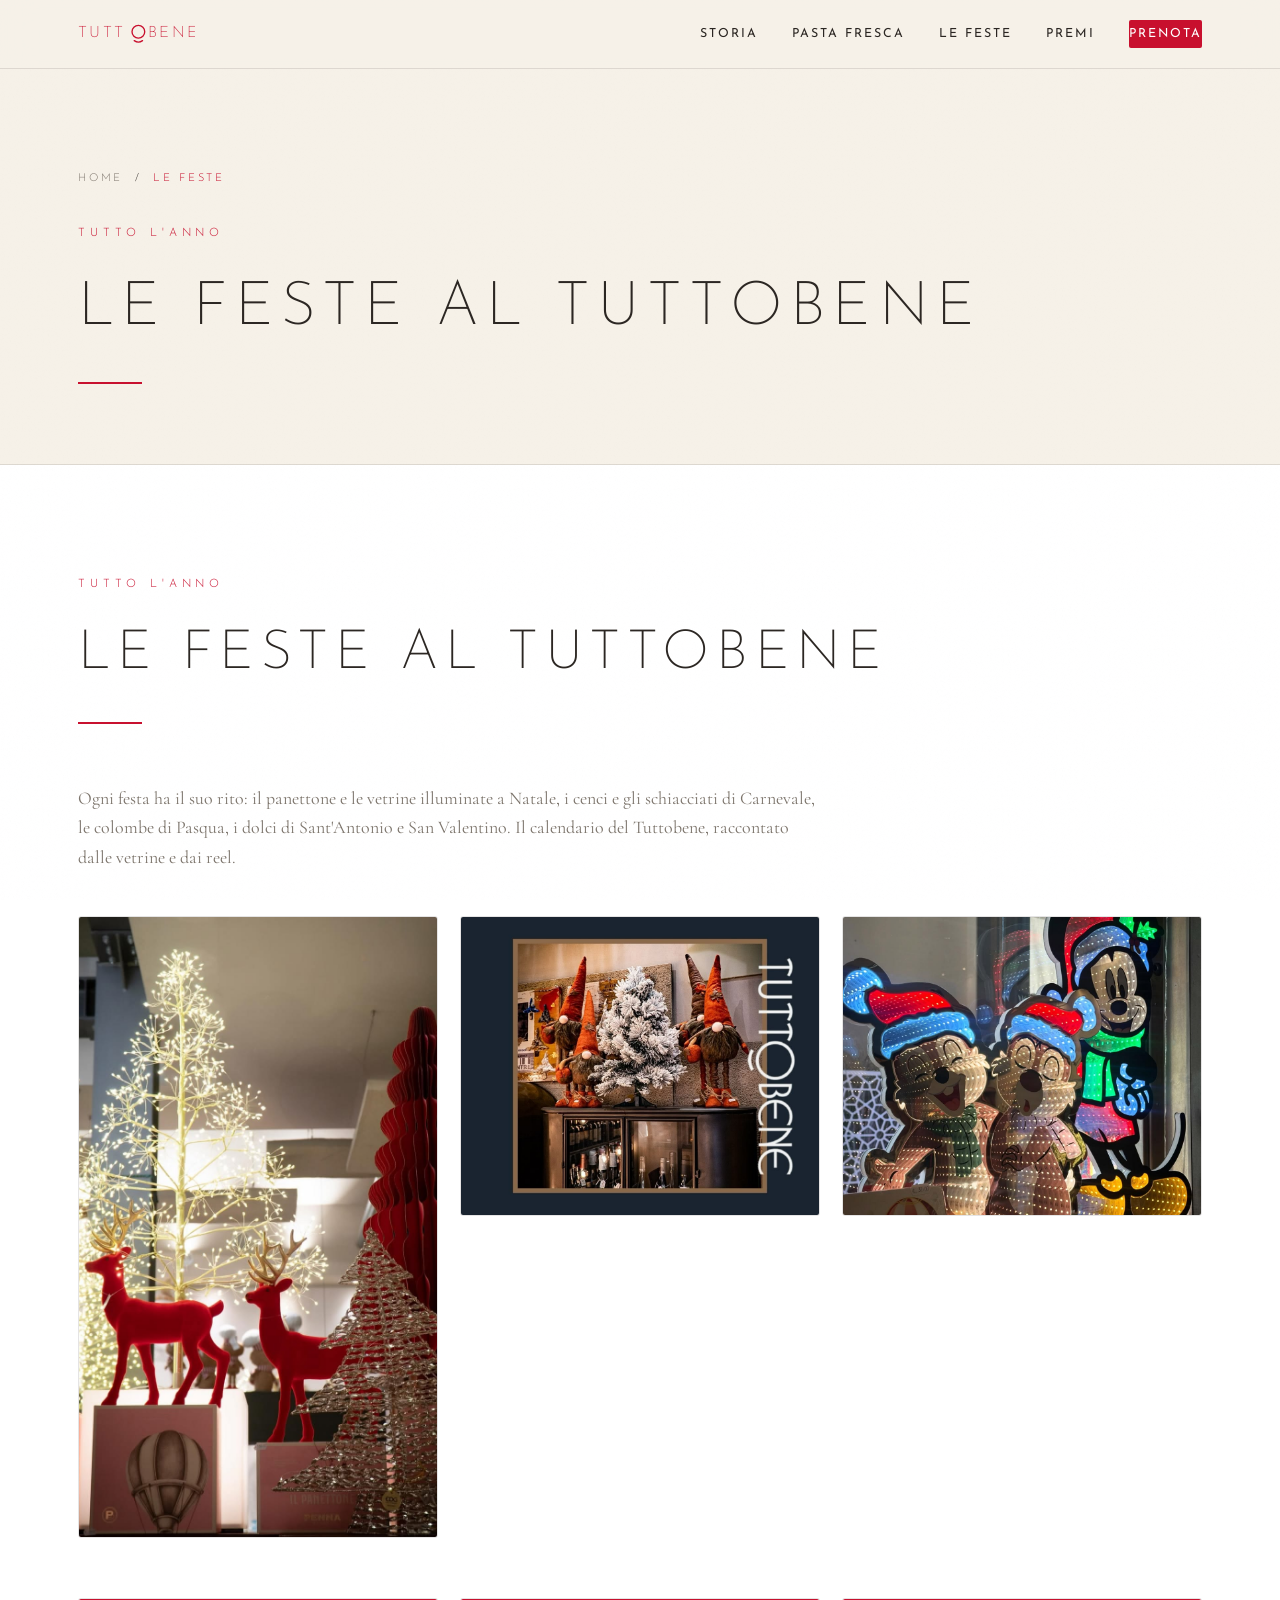
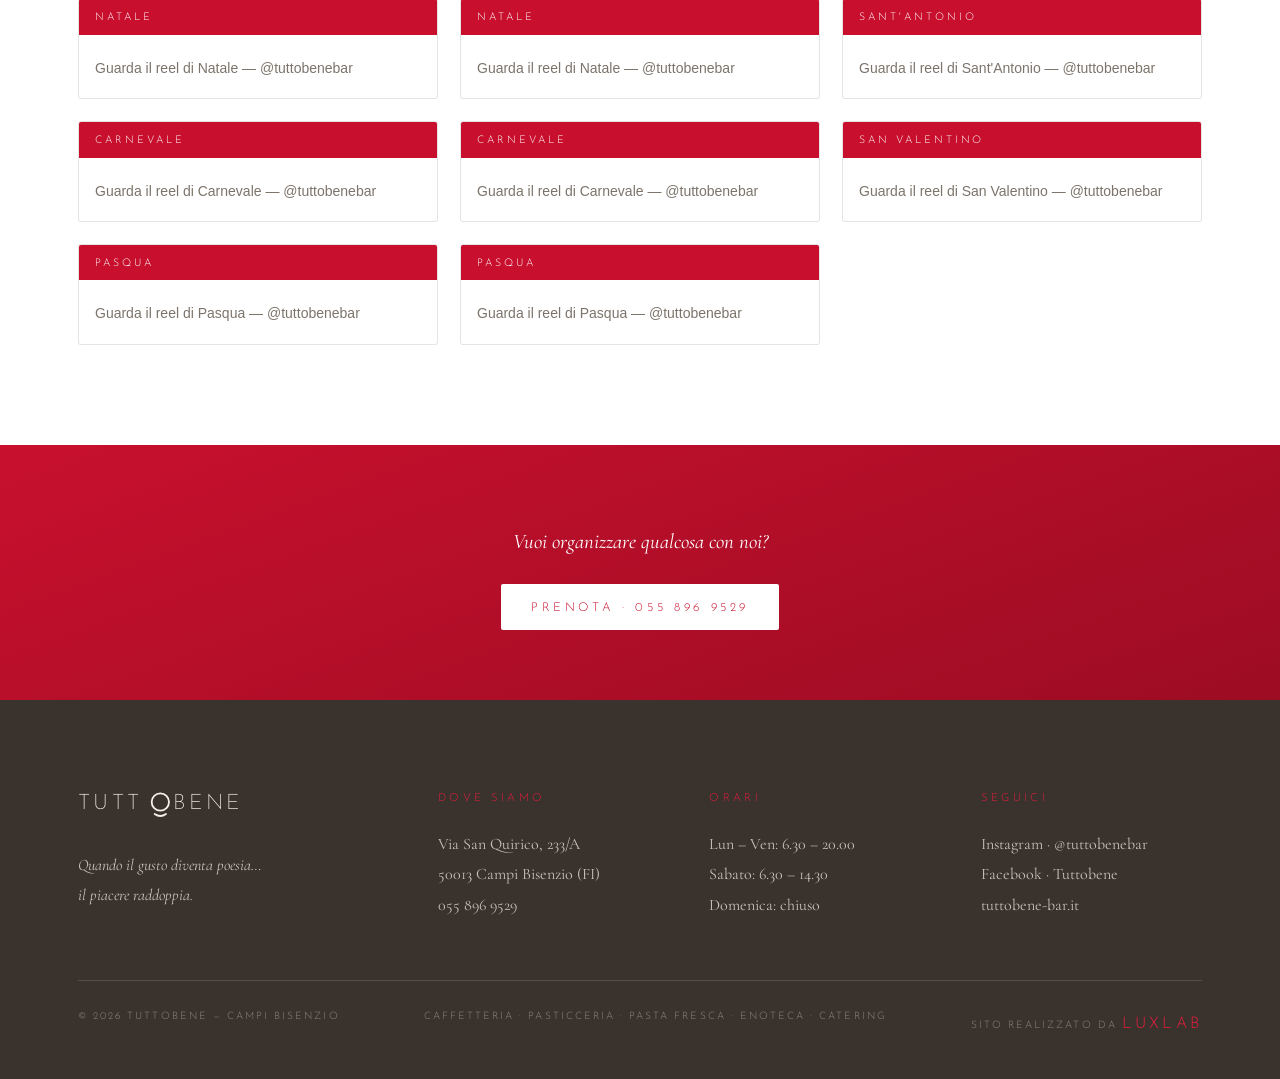
<file: feste.html>
<!DOCTYPE html>
<html lang="it">
<head>
<meta charset="UTF-8">
<meta name="viewport" content="width=device-width, initial-scale=1.0">
<title>Le Feste — Tuttobene Campi Bisenzio</title>
<link rel="preconnect" href="https://fonts.googleapis.com">
<link rel="preconnect" href="https://fonts.gstatic.com" crossorigin>
<link href="https://fonts.googleapis.com/css2?family=Josefin+Sans:wght@100;200;300;400;600&family=Cormorant+Garamond:ital,wght@0,400;0,500;0,600;1,400;1,500&display=swap" rel="stylesheet">
<link rel="stylesheet" href="style.css">
</head>
<body>

<div class="progress" id="progress"></div>

<svg width="0" height="0" style="position:absolute">
  <defs>
    <g id="tb-logo">
      <text x="0" y="58" font-family="'Josefin Sans',sans-serif" font-weight="200" font-size="64" letter-spacing="10" fill="currentColor">TUTT</text>
      <circle cx="247" cy="36" r="26" fill="none" stroke="currentColor" stroke-width="5.5"/>
      <path d="M 230 72 Q 247 84 264 72" fill="none" stroke="currentColor" stroke-width="5.5" stroke-linecap="round"/>
      <text x="286" y="58" font-family="'Josefin Sans',sans-serif" font-weight="200" font-size="64" letter-spacing="10" fill="currentColor">BENE</text>
    </g>
  </defs>
</svg>

<nav id="nav">
  <div class="nav-inner">
    <a class="nav-logo" href="index.html" aria-label="Tuttobene" style="color:var(--rosso)">
      <svg viewBox="0 0 480 90"><use href="#tb-logo"/></svg>
    </a>
    <div class="nav-links">
      <a href="index.html#storia">Storia</a>
      <a href="pasta.html">Pasta Fresca</a>
      <a href="feste.html">Le Feste</a>
      <a href="premi.html">Premi</a>
      <a href="index.html#catering" class="nav-cta">Prenota</a>
      <button class="burger" id="burger" aria-label="Apri menu"><span></span><span></span><span></span></button>
    </div>
  </div>
</nav>
<div class="mobile-menu" id="mobileMenu">
  <button class="mm-close" id="mmClose" aria-label="Chiudi menu">×</button>
  <a href="index.html">Home</a>
  <a href="index.html#storia">Storia</a>
  <a href="pasta.html">Pasta Fresca</a>
  <a href="feste.html">Le Feste</a>
  <a href="premi.html">Premi & Menzioni</a>
  <a href="index.html#catering">Catering</a>
  <a href="index.html#catering" class="mm-cta">Prenota</a>
</div>

<section class="page-hero">
  <div class="wrap">
    <div class="breadcrumb"><a href="index.html">Home</a> &nbsp;/&nbsp; <span>Le Feste</span></div>
    <span class="label">Tutto l'anno</span>
    <h1>Le Feste al Tuttobene</h1>
    <div class="rule"></div>
  </div>
</section>

<section id="feste" style="background:var(--bianco)">
  <div class="wrap">
    <div class="sec-head reveal">
      <span class="label">Tutto l'anno</span>
      <h2>Le Feste al Tuttobene</h2>
      <div class="rule"></div>
    </div>
    <p class="reveal" style="max-width:740px;color:var(--grigio);font-size:1.12rem;margin-bottom:44px">Ogni festa ha il suo rito: il panettone e le vetrine illuminate a Natale, i cenci e gli schiacciati di Carnevale, le colombe di Pasqua, i dolci di Sant'Antonio e San Valentino. Il calendario del Tuttobene, raccontato dalle vetrine e dai reel.</p>
    <div class="cat-grid stagger" style="margin-bottom:60px">
      <figure class="cat-item big">
        <img src="img/natale-vetrina.jpg" alt="La vetrina di Natale con renne rosse, alberi luminosi e panettoni" loading="lazy">
        <figcaption><span>01</span> La vetrina di Natale: renne, alberi di luce e i panettoni in bella vista</figcaption>
      </figure>
      <figure class="cat-item">
        <img src="img/natale-gnomi.jpg" alt="Gli gnomi natalizi sopra la vetrina dei vini" loading="lazy">
        <figcaption><span>02</span> Gli gnomi di Natale a guardia dell'enoteca</figcaption>
      </figure>
      <figure class="cat-item">
        <img src="img/natale-luminarie.jpg" alt="Le luminarie natalizie in vetrina con i calendari dell'avvento" loading="lazy">
        <figcaption><span>03</span> Luminarie in vetrina e calendari dell'avvento per i piu piccoli</figcaption>
      </figure>
    </div>
    <div class="ig-grid stagger">
      <div class="ig-card"><span class="festa-tag">Natale</span>
        <blockquote class="instagram-media" data-instgrm-captioned data-instgrm-permalink="https://www.instagram.com/reel/DQ4_UC6DZwG/?utm_source=ig_embed&amp;utm_campaign=loading" data-instgrm-version="14" style="background:#FFF;border:0;border-radius:3px;margin:0;max-width:540px;min-width:280px;padding:0;width:100%;">
          <div style="padding:16px;"><a href="https://www.instagram.com/reel/DQ4_UC6DZwG/" target="_blank" rel="noopener" style="color:#7C746B;font-family:Arial,sans-serif;font-size:14px;text-decoration:none;">Guarda il reel di Natale — @tuttobenebar</a></div>
        </blockquote>
      </div>
      <div class="ig-card"><span class="festa-tag">Natale</span>
        <blockquote class="instagram-media" data-instgrm-captioned data-instgrm-permalink="https://www.instagram.com/reel/DRfqYiZjXLV/?utm_source=ig_embed&amp;utm_campaign=loading" data-instgrm-version="14" style="background:#FFF;border:0;border-radius:3px;margin:0;max-width:540px;min-width:280px;padding:0;width:100%;">
          <div style="padding:16px;"><a href="https://www.instagram.com/reel/DRfqYiZjXLV/" target="_blank" rel="noopener" style="color:#7C746B;font-family:Arial,sans-serif;font-size:14px;text-decoration:none;">Guarda il reel di Natale — @tuttobenebar</a></div>
        </blockquote>
      </div>
      <div class="ig-card"><span class="festa-tag">Sant'Antonio</span>
        <blockquote class="instagram-media" data-instgrm-captioned data-instgrm-permalink="https://www.instagram.com/reel/DTfS-sWDEoy/?utm_source=ig_embed&amp;utm_campaign=loading" data-instgrm-version="14" style="background:#FFF;border:0;border-radius:3px;margin:0;max-width:540px;min-width:280px;padding:0;width:100%;">
          <div style="padding:16px;"><a href="https://www.instagram.com/reel/DTfS-sWDEoy/" target="_blank" rel="noopener" style="color:#7C746B;font-family:Arial,sans-serif;font-size:14px;text-decoration:none;">Guarda il reel di Sant'Antonio — @tuttobenebar</a></div>
        </blockquote>
      </div>
      <div class="ig-card"><span class="festa-tag">Carnevale</span>
        <blockquote class="instagram-media" data-instgrm-captioned data-instgrm-permalink="https://www.instagram.com/reel/DT_H4YSjZL3/?utm_source=ig_embed&amp;utm_campaign=loading" data-instgrm-version="14" style="background:#FFF;border:0;border-radius:3px;margin:0;max-width:540px;min-width:280px;padding:0;width:100%;">
          <div style="padding:16px;"><a href="https://www.instagram.com/reel/DT_H4YSjZL3/" target="_blank" rel="noopener" style="color:#7C746B;font-family:Arial,sans-serif;font-size:14px;text-decoration:none;">Guarda il reel di Carnevale — @tuttobenebar</a></div>
        </blockquote>
      </div>
      <div class="ig-card"><span class="festa-tag">Carnevale</span>
        <blockquote class="instagram-media" data-instgrm-captioned data-instgrm-permalink="https://www.instagram.com/reel/DUZAbqnDe--/?utm_source=ig_embed&amp;utm_campaign=loading" data-instgrm-version="14" style="background:#FFF;border:0;border-radius:3px;margin:0;max-width:540px;min-width:280px;padding:0;width:100%;">
          <div style="padding:16px;"><a href="https://www.instagram.com/reel/DUZAbqnDe--/" target="_blank" rel="noopener" style="color:#7C746B;font-family:Arial,sans-serif;font-size:14px;text-decoration:none;">Guarda il reel di Carnevale — @tuttobenebar</a></div>
        </blockquote>
      </div>
      <div class="ig-card"><span class="festa-tag">San Valentino</span>
        <blockquote class="instagram-media" data-instgrm-captioned data-instgrm-permalink="https://www.instagram.com/reel/DUz2LylDM15/?utm_source=ig_embed&amp;utm_campaign=loading" data-instgrm-version="14" style="background:#FFF;border:0;border-radius:3px;margin:0;max-width:540px;min-width:280px;padding:0;width:100%;">
          <div style="padding:16px;"><a href="https://www.instagram.com/reel/DUz2LylDM15/" target="_blank" rel="noopener" style="color:#7C746B;font-family:Arial,sans-serif;font-size:14px;text-decoration:none;">Guarda il reel di San Valentino — @tuttobenebar</a></div>
        </blockquote>
      </div>
      <div class="ig-card"><span class="festa-tag">Pasqua</span>
        <blockquote class="instagram-media" data-instgrm-captioned data-instgrm-permalink="https://www.instagram.com/reel/DWcHipCDHOv/?utm_source=ig_embed&amp;utm_campaign=loading" data-instgrm-version="14" style="background:#FFF;border:0;border-radius:3px;margin:0;max-width:540px;min-width:280px;padding:0;width:100%;">
          <div style="padding:16px;"><a href="https://www.instagram.com/reel/DWcHipCDHOv/" target="_blank" rel="noopener" style="color:#7C746B;font-family:Arial,sans-serif;font-size:14px;text-decoration:none;">Guarda il reel di Pasqua — @tuttobenebar</a></div>
        </blockquote>
      </div>
      <div class="ig-card"><span class="festa-tag">Pasqua</span>
        <blockquote class="instagram-media" data-instgrm-captioned data-instgrm-permalink="https://www.instagram.com/reel/DWnpxYCDT5w/?utm_source=ig_embed&amp;utm_campaign=loading" data-instgrm-version="14" style="background:#FFF;border:0;border-radius:3px;margin:0;max-width:540px;min-width:280px;padding:0;width:100%;">
          <div style="padding:16px;"><a href="https://www.instagram.com/reel/DWnpxYCDT5w/" target="_blank" rel="noopener" style="color:#7C746B;font-family:Arial,sans-serif;font-size:14px;text-decoration:none;">Guarda il reel di Pasqua — @tuttobenebar</a></div>
        </blockquote>
      </div>
    </div>
  </div>
</section>
<script async src="https://www.instagram.com/embed.js"></script>

<section style="background:linear-gradient(160deg,var(--rosso) 0%, #9c0c23 100%);padding:80px 0;text-align:center">
  <div class="wrap">
    <p style="color:#fff;font-size:1.3rem;font-style:italic;margin-bottom:30px">Vuoi organizzare qualcosa con noi?</p>
    <a class="cat-cta" style="background:#fff;color:var(--rosso)" href="index.html#prenota">Prenota · 055 896 9529</a>
  </div>
</section>

<footer>
  <div class="wrap">
    <div class="foot-grid">
      <div>
        <div class="foot-logo" style="color:#F6F1E8">
          <svg viewBox="0 0 480 90"><use href="#tb-logo"/></svg>
        </div>
        <p style="font-style:italic">Quando il gusto diventa poesia…<br>il piacere raddoppia.</p>
      </div>
      <div>
        <h4>Dove siamo</h4>
        <p>Via San Quirico, 233/A<br>50013 Campi Bisenzio (FI)</p>
        <p><a href="tel:+390558969529">055 896 9529</a></p>
      </div>
      <div>
        <h4>Orari</h4>
        <p>Lun – Ven: 6.30 – 20.00<br>Sabato: 6.30 – 14.30<br>Domenica: chiuso</p>
      </div>
      <div>
        <h4>Seguici</h4>
        <p><a href="https://www.instagram.com/tuttobenebar/" target="_blank" rel="noopener">Instagram · @tuttobenebar</a><br>
        <a href="https://www.facebook.com/tuttobenebar/" target="_blank" rel="noopener">Facebook · Tuttobene</a><br>
        <a href="https://www.tuttobene-bar.it" target="_blank" rel="noopener">tuttobene-bar.it</a></p>
      </div>
    </div>
    <div class="foot-bottom">
      <span>© 2026 Tuttobene — Campi Bisenzio</span>
      <span>Caffetteria · Pasticceria · Pasta Fresca · Enoteca · Catering</span>
      <span>Sito realizzato da <a href="https://luxlab.it" target="_blank" rel="noopener" style="color:var(--rosso-vivo);text-decoration:none;letter-spacing:.2em">LUXLAB</a></span>
    </div>
  </div>
</footer>
<script src="script.js"></script>
</body>
</html>
</file>
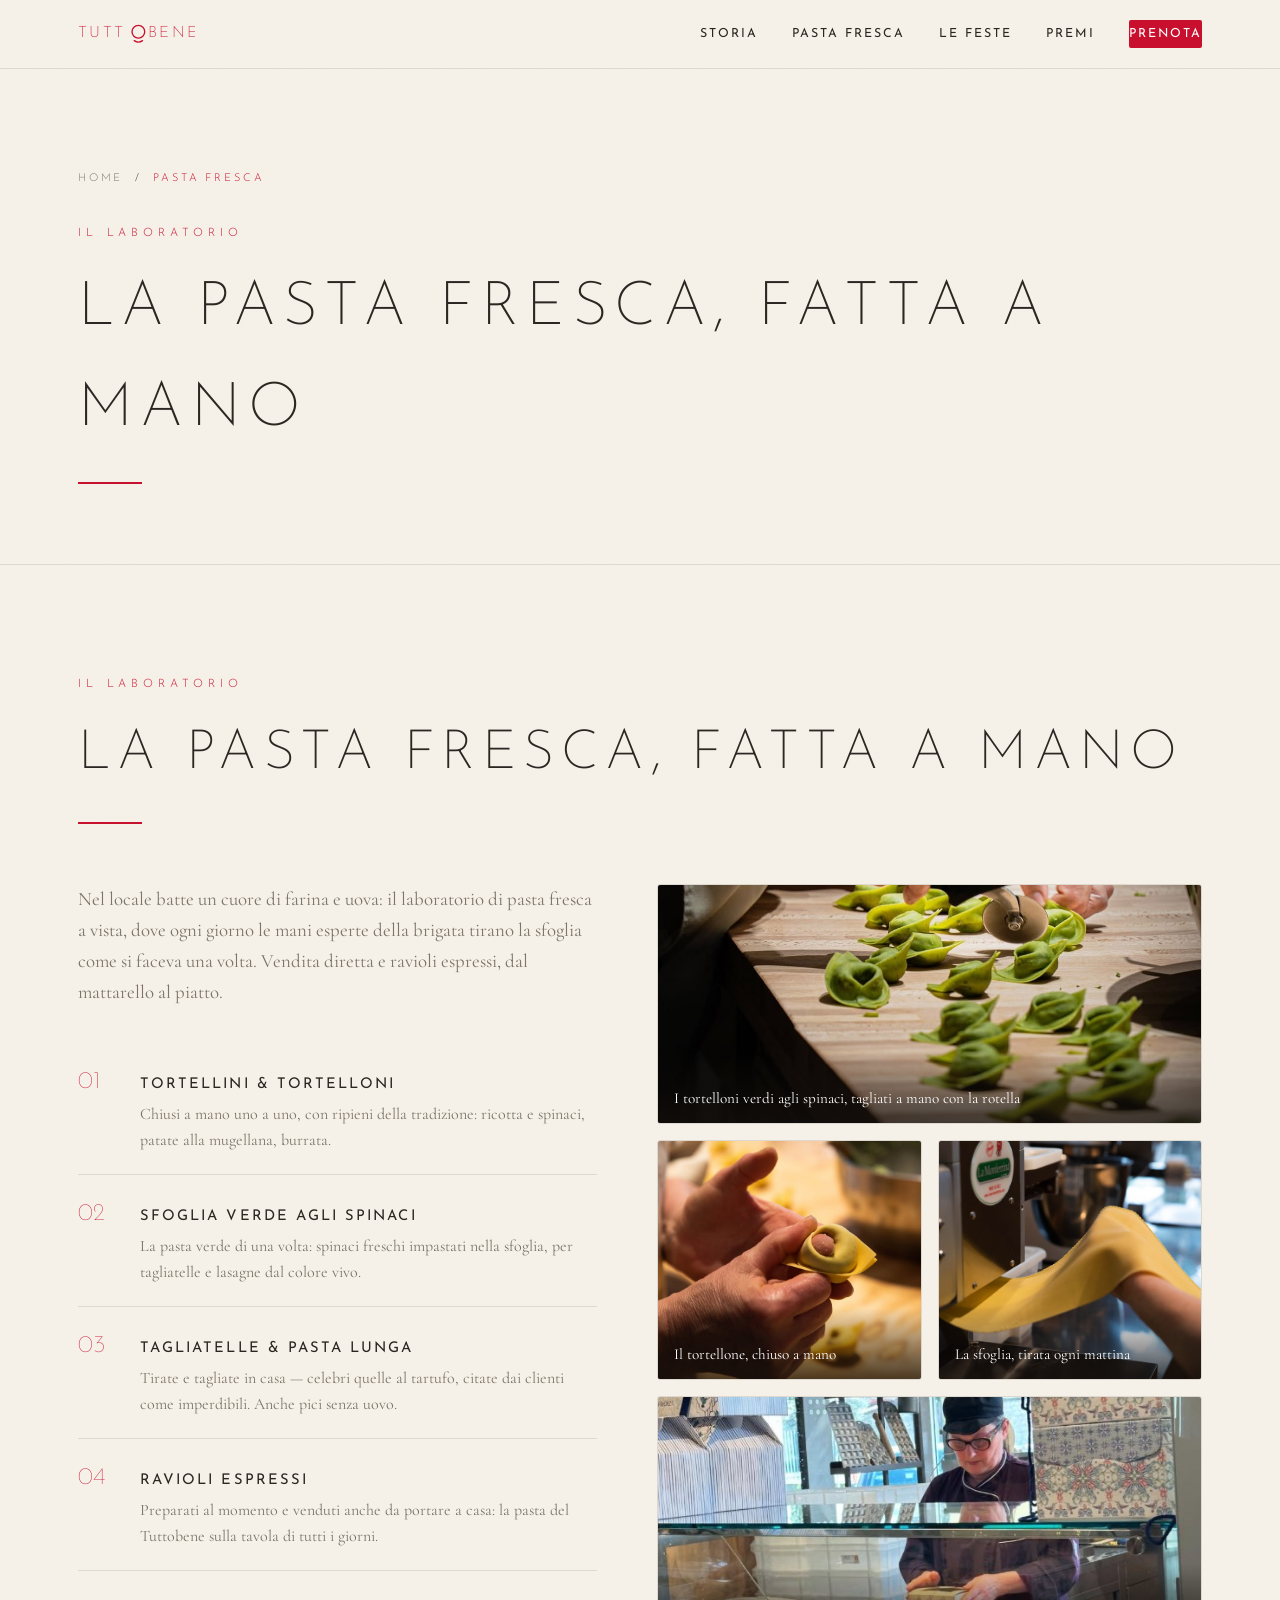
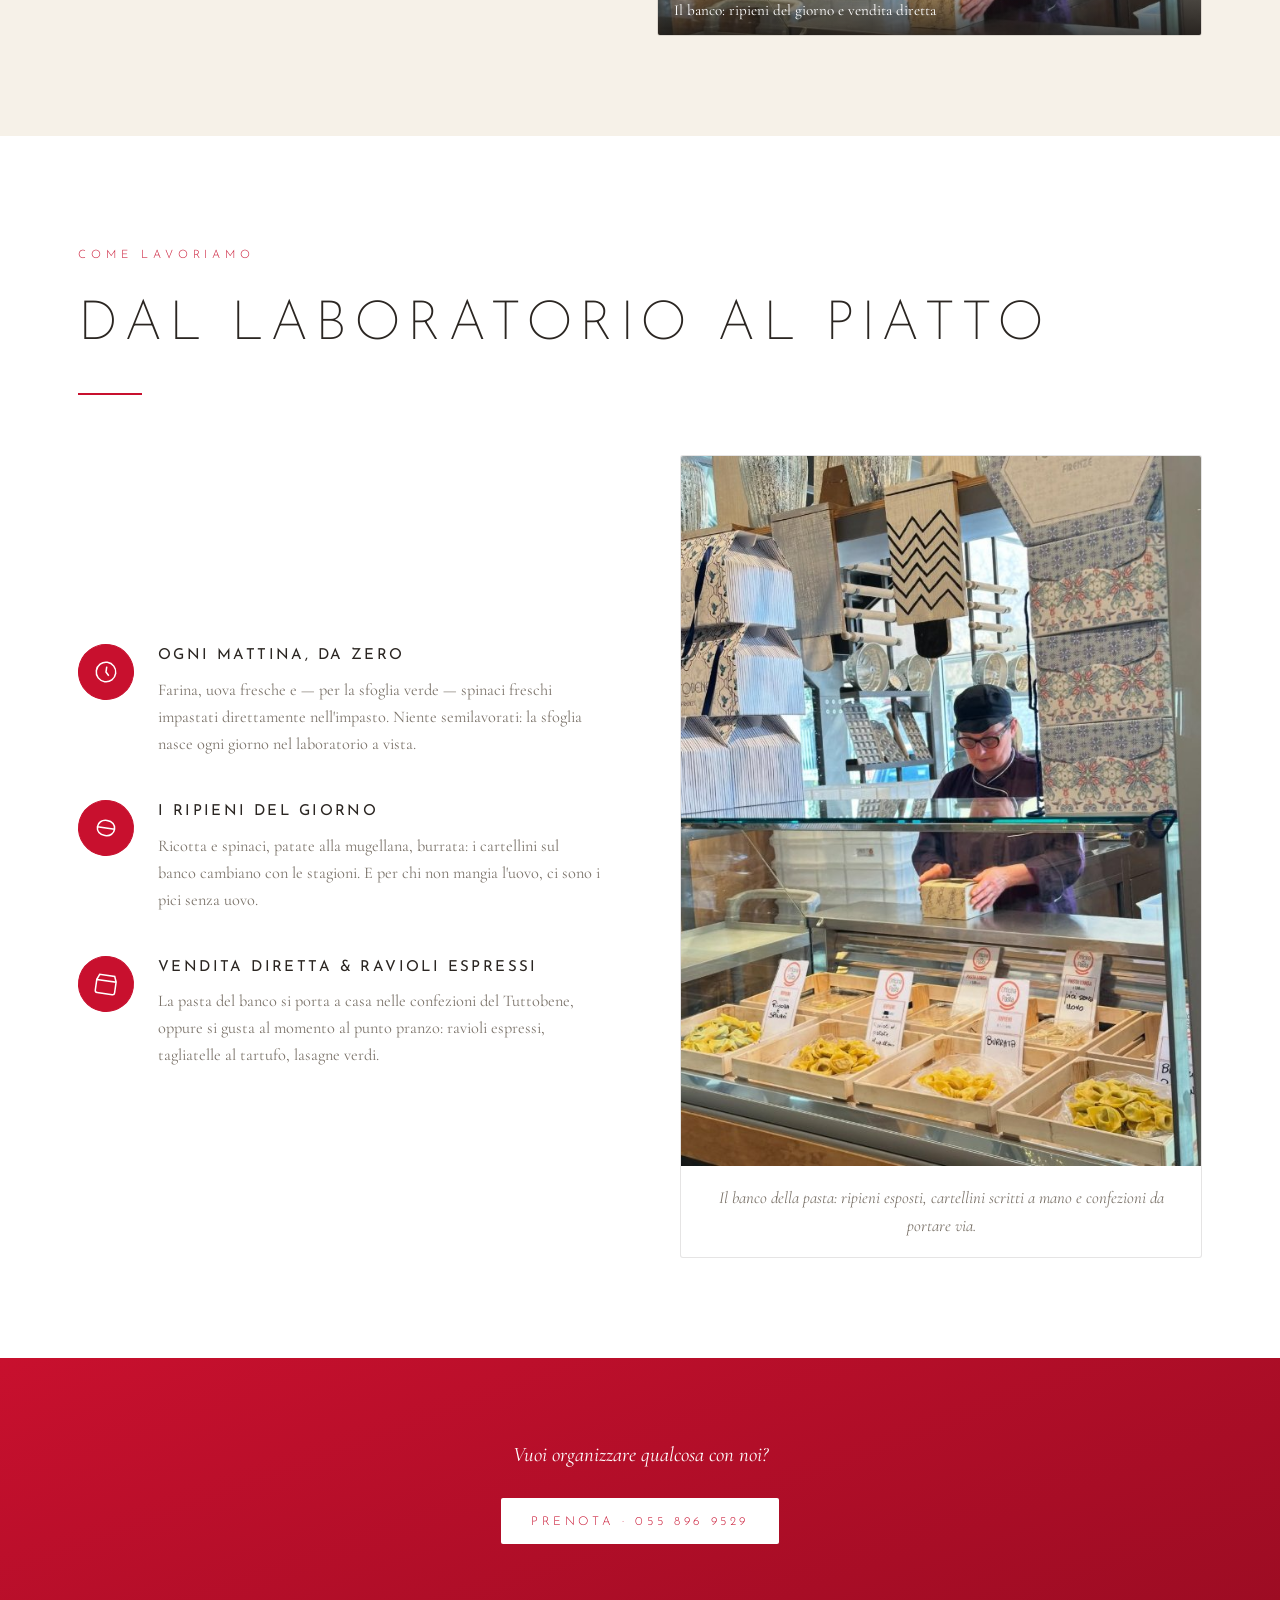
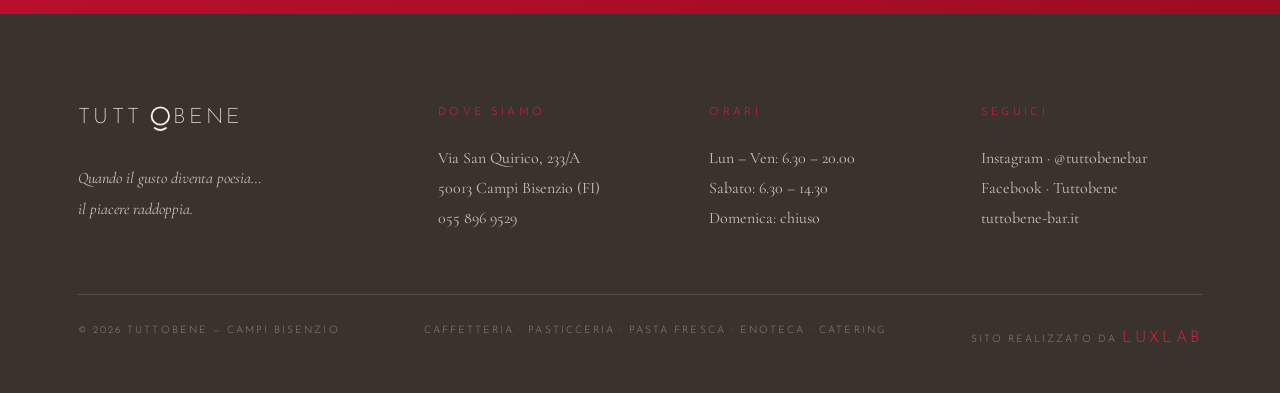
<file: pasta.html>
<!DOCTYPE html>
<html lang="it">
<head>
<meta charset="UTF-8">
<meta name="viewport" content="width=device-width, initial-scale=1.0">
<title>La Pasta Fresca — Tuttobene Campi Bisenzio</title>
<link rel="preconnect" href="https://fonts.googleapis.com">
<link rel="preconnect" href="https://fonts.gstatic.com" crossorigin>
<link href="https://fonts.googleapis.com/css2?family=Josefin+Sans:wght@100;200;300;400;600&family=Cormorant+Garamond:ital,wght@0,400;0,500;0,600;1,400;1,500&display=swap" rel="stylesheet">
<link rel="stylesheet" href="style.css">
</head>
<body>

<div class="progress" id="progress"></div>

<svg width="0" height="0" style="position:absolute">
  <defs>
    <g id="tb-logo">
      <text x="0" y="58" font-family="'Josefin Sans',sans-serif" font-weight="200" font-size="64" letter-spacing="10" fill="currentColor">TUTT</text>
      <circle cx="247" cy="36" r="26" fill="none" stroke="currentColor" stroke-width="5.5"/>
      <path d="M 230 72 Q 247 84 264 72" fill="none" stroke="currentColor" stroke-width="5.5" stroke-linecap="round"/>
      <text x="286" y="58" font-family="'Josefin Sans',sans-serif" font-weight="200" font-size="64" letter-spacing="10" fill="currentColor">BENE</text>
    </g>
  </defs>
</svg>

<nav id="nav">
  <div class="nav-inner">
    <a class="nav-logo" href="index.html" aria-label="Tuttobene" style="color:var(--rosso)">
      <svg viewBox="0 0 480 90"><use href="#tb-logo"/></svg>
    </a>
    <div class="nav-links">
      <a href="index.html#storia">Storia</a>
      <a href="pasta.html">Pasta Fresca</a>
      <a href="feste.html">Le Feste</a>
      <a href="premi.html">Premi</a>
      <a href="index.html#catering" class="nav-cta">Prenota</a>
      <button class="burger" id="burger" aria-label="Apri menu"><span></span><span></span><span></span></button>
    </div>
  </div>
</nav>
<div class="mobile-menu" id="mobileMenu">
  <button class="mm-close" id="mmClose" aria-label="Chiudi menu">×</button>
  <a href="index.html">Home</a>
  <a href="index.html#storia">Storia</a>
  <a href="pasta.html">Pasta Fresca</a>
  <a href="feste.html">Le Feste</a>
  <a href="premi.html">Premi & Menzioni</a>
  <a href="index.html#catering">Catering</a>
  <a href="index.html#catering" class="mm-cta">Prenota</a>
</div>

<section class="page-hero">
  <div class="wrap">
    <div class="breadcrumb"><a href="index.html">Home</a> &nbsp;/&nbsp; <span>Pasta Fresca</span></div>
    <span class="label">Il laboratorio</span>
    <h1>La Pasta Fresca, fatta a mano</h1>
    <div class="rule"></div>
  </div>
</section>

<section id="pasta">
  <div class="wrap">
    <div class="sec-head reveal">
      <span class="label">Il laboratorio</span>
      <h2>La pasta fresca, fatta a mano</h2>
      <div class="rule"></div>
    </div>
    <div class="pasta-grid">
      <div class="reveal">
        <p style="font-size:1.18rem;color:var(--grigio);max-width:520px">Nel locale batte un cuore di farina e uova: il laboratorio di pasta fresca a vista, dove ogni giorno le mani esperte della brigata tirano la sfoglia come si faceva una volta. Vendita diretta e ravioli espressi, dal mattarello al piatto.</p>
        <ul class="pasta-list">
          <li><span class="n">01</span><div><h3>Tortellini & Tortelloni</h3><p>Chiusi a mano uno a uno, con ripieni della tradizione: ricotta e spinaci, patate alla mugellana, burrata.</p></div></li>
          <li><span class="n">02</span><div><h3>Sfoglia verde agli spinaci</h3><p>La pasta verde di una volta: spinaci freschi impastati nella sfoglia, per tagliatelle e lasagne dal colore vivo.</p></div></li>
          <li><span class="n">03</span><div><h3>Tagliatelle & pasta lunga</h3><p>Tirate e tagliate in casa — celebri quelle al tartufo, citate dai clienti come imperdibili. Anche pici senza uovo.</p></div></li>
          <li><span class="n">04</span><div><h3>Ravioli espressi</h3><p>Preparati al momento e venduti anche da portare a casa: la pasta del Tuttobene sulla tavola di tutti i giorni.</p></div></li>
        </ul>
      </div>
      <div class="pasta-photos reveal">
        <figure class="pp big"><img src="img/tortelloni-verdi.jpg" alt="I tortelloni verdi agli spinaci tagliati a mano con la rotella" loading="lazy"><figcaption>I tortelloni verdi agli spinaci, tagliati a mano con la rotella</figcaption></figure>
        <figure class="pp"><img src="img/tortellone-mani.jpg" alt="Tortellone chiuso a mano nel laboratorio" loading="lazy"><figcaption>Il tortellone, chiuso a mano</figcaption></figure>
        <figure class="pp"><img src="img/sfoglia-macchina.png" alt="La sfoglia appena tirata" loading="lazy"><figcaption>La sfoglia, tirata ogni mattina</figcaption></figure>
        <figure class="pp big"><img src="img/banco-pasta.png" alt="Il banco della pasta fresca con i ripieni del giorno" loading="lazy"><figcaption>Il banco: ripieni del giorno e vendita diretta</figcaption></figure>
      </div>
    </div>
  </div>
</section>

<section style="background:var(--bianco)">
  <div class="wrap">
    <div class="sec-head reveal">
      <span class="label">Come lavoriamo</span>
      <h2>Dal laboratorio al piatto</h2>
      <div class="rule"></div>
    </div>
    <div class="craft-grid">
      <div>
        <div class="craft-item reveal">
          <div class="craft-ico"><svg viewBox="0 0 24 24"><circle cx="12" cy="12" r="9"/><path d="M12 7v5l3 3"/></svg></div>
          <div>
            <h3>Ogni mattina, da zero</h3>
            <p>Farina, uova fresche e — per la sfoglia verde — spinaci freschi impastati direttamente nell'impasto. Niente semilavorati: la sfoglia nasce ogni giorno nel laboratorio a vista.</p>
          </div>
        </div>
        <div class="craft-item reveal">
          <div class="craft-ico"><svg viewBox="0 0 24 24"><path d="M4 12h16M4 12c0-4 3-7 8-7s8 3 8 7M4 12c0 4 3 7 8 7s8-3 8-7"/></svg></div>
          <div>
            <h3>I ripieni del giorno</h3>
            <p>Ricotta e spinaci, patate alla mugellana, burrata: i cartellini sul banco cambiano con le stagioni. E per chi non mangia l'uovo, ci sono i pici senza uovo.</p>
          </div>
        </div>
        <div class="craft-item reveal">
          <div class="craft-ico"><svg viewBox="0 0 24 24"><path d="M3 9h18v10a2 2 0 0 1-2 2H5a2 2 0 0 1-2-2V9zM3 9l2-5h14l2 5"/></svg></div>
          <div>
            <h3>Vendita diretta & ravioli espressi</h3>
            <p>La pasta del banco si porta a casa nelle confezioni del Tuttobene, oppure si gusta al momento al punto pranzo: ravioli espressi, tagliatelle al tartufo, lasagne verdi.</p>
          </div>
        </div>
      </div>
      <figure class="arte-photo reveal">
        <img src="img/banco-pasta.png" alt="Il banco della pasta fresca con i ripieni del giorno e le confezioni" loading="lazy">
        <figcaption>Il banco della pasta: ripieni esposti, cartellini scritti a mano e confezioni da portare via.</figcaption>
      </figure>
    </div>
  </div>
</section>

<section style="background:linear-gradient(160deg,var(--rosso) 0%, #9c0c23 100%);padding:80px 0;text-align:center">
  <div class="wrap">
    <p style="color:#fff;font-size:1.3rem;font-style:italic;margin-bottom:30px">Vuoi organizzare qualcosa con noi?</p>
    <a class="cat-cta" style="background:#fff;color:var(--rosso)" href="index.html#prenota">Prenota · 055 896 9529</a>
  </div>
</section>

<footer>
  <div class="wrap">
    <div class="foot-grid">
      <div>
        <div class="foot-logo" style="color:#F6F1E8">
          <svg viewBox="0 0 480 90"><use href="#tb-logo"/></svg>
        </div>
        <p style="font-style:italic">Quando il gusto diventa poesia…<br>il piacere raddoppia.</p>
      </div>
      <div>
        <h4>Dove siamo</h4>
        <p>Via San Quirico, 233/A<br>50013 Campi Bisenzio (FI)</p>
        <p><a href="tel:+390558969529">055 896 9529</a></p>
      </div>
      <div>
        <h4>Orari</h4>
        <p>Lun – Ven: 6.30 – 20.00<br>Sabato: 6.30 – 14.30<br>Domenica: chiuso</p>
      </div>
      <div>
        <h4>Seguici</h4>
        <p><a href="https://www.instagram.com/tuttobenebar/" target="_blank" rel="noopener">Instagram · @tuttobenebar</a><br>
        <a href="https://www.facebook.com/tuttobenebar/" target="_blank" rel="noopener">Facebook · Tuttobene</a><br>
        <a href="https://www.tuttobene-bar.it" target="_blank" rel="noopener">tuttobene-bar.it</a></p>
      </div>
    </div>
    <div class="foot-bottom">
      <span>© 2026 Tuttobene — Campi Bisenzio</span>
      <span>Caffetteria · Pasticceria · Pasta Fresca · Enoteca · Catering</span>
      <span>Sito realizzato da <a href="https://luxlab.it" target="_blank" rel="noopener" style="color:var(--rosso-vivo);text-decoration:none;letter-spacing:.2em">LUXLAB</a></span>
    </div>
  </div>
</footer>
<script src="script.js"></script>
</body>
</html>
</file>
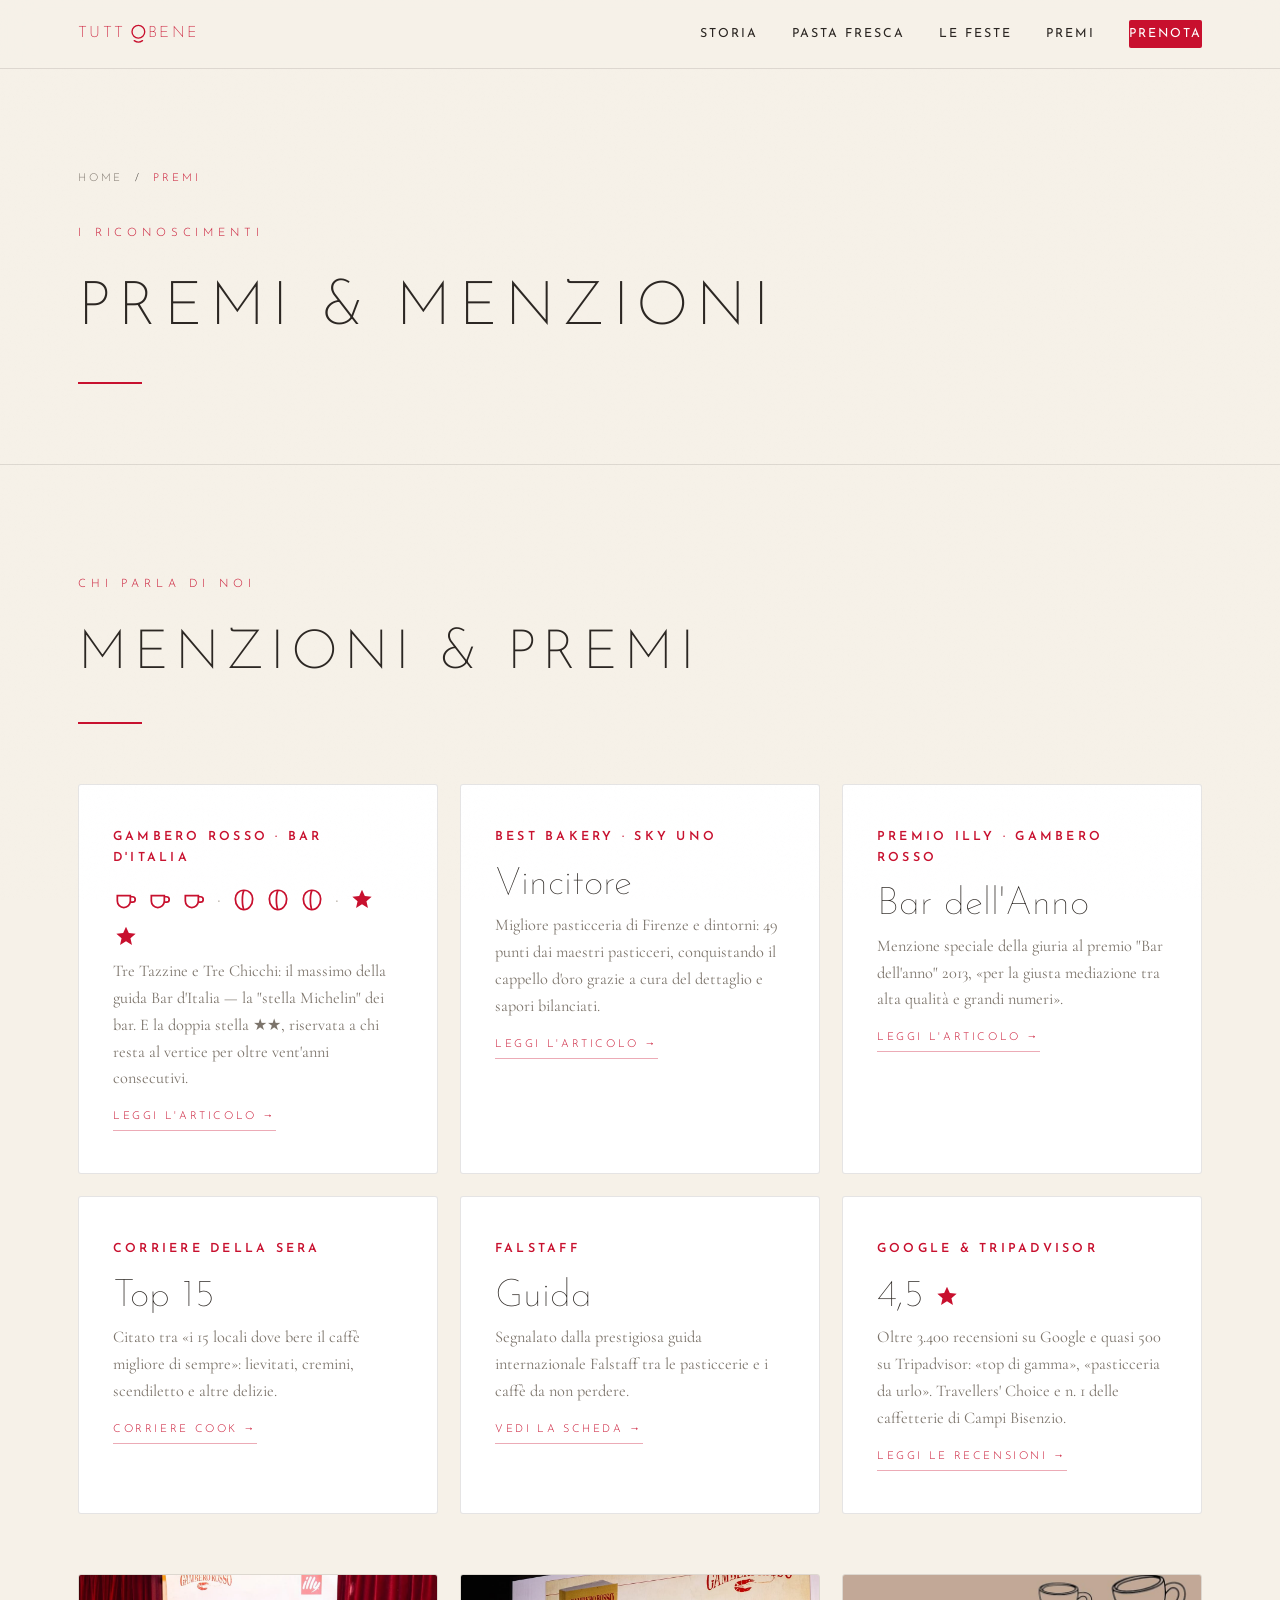
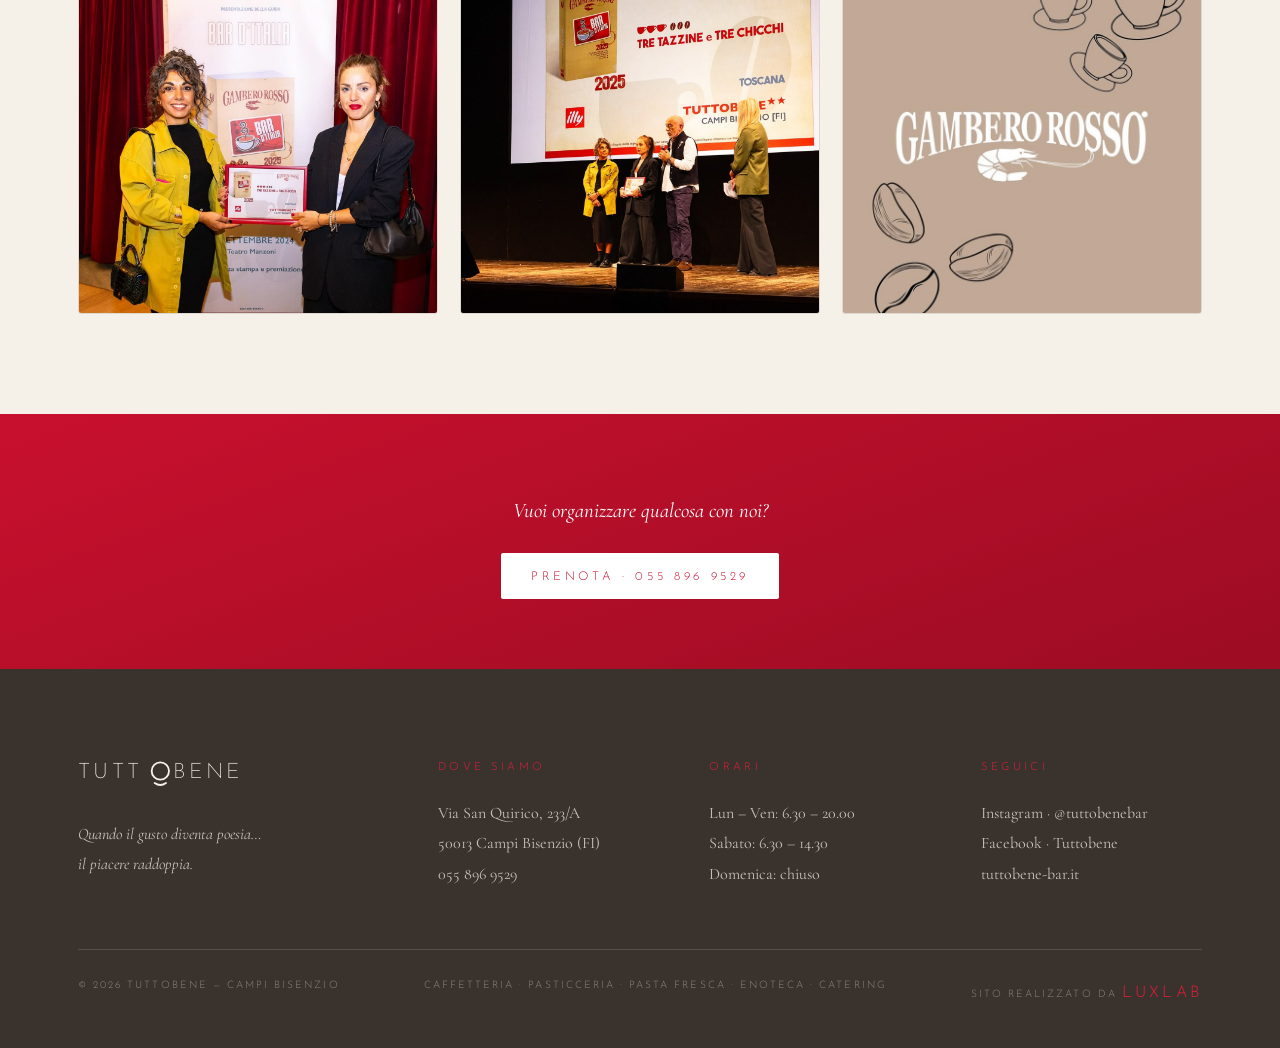
<file: premi.html>
<!DOCTYPE html>
<html lang="it">
<head>
<meta charset="UTF-8">
<meta name="viewport" content="width=device-width, initial-scale=1.0">
<title>Premi & Menzioni — Tuttobene Campi Bisenzio</title>
<link rel="preconnect" href="https://fonts.googleapis.com">
<link rel="preconnect" href="https://fonts.gstatic.com" crossorigin>
<link href="https://fonts.googleapis.com/css2?family=Josefin+Sans:wght@100;200;300;400;600&family=Cormorant+Garamond:ital,wght@0,400;0,500;0,600;1,400;1,500&display=swap" rel="stylesheet">
<link rel="stylesheet" href="style.css">
</head>
<body>

<div class="progress" id="progress"></div>

<svg width="0" height="0" style="position:absolute">
  <defs>
    <g id="tb-logo">
      <text x="0" y="58" font-family="'Josefin Sans',sans-serif" font-weight="200" font-size="64" letter-spacing="10" fill="currentColor">TUTT</text>
      <circle cx="247" cy="36" r="26" fill="none" stroke="currentColor" stroke-width="5.5"/>
      <path d="M 230 72 Q 247 84 264 72" fill="none" stroke="currentColor" stroke-width="5.5" stroke-linecap="round"/>
      <text x="286" y="58" font-family="'Josefin Sans',sans-serif" font-weight="200" font-size="64" letter-spacing="10" fill="currentColor">BENE</text>
    </g>
  </defs>
</svg>

<nav id="nav">
  <div class="nav-inner">
    <a class="nav-logo" href="index.html" aria-label="Tuttobene" style="color:var(--rosso)">
      <svg viewBox="0 0 480 90"><use href="#tb-logo"/></svg>
    </a>
    <div class="nav-links">
      <a href="index.html#storia">Storia</a>
      <a href="pasta.html">Pasta Fresca</a>
      <a href="feste.html">Le Feste</a>
      <a href="premi.html">Premi</a>
      <a href="index.html#catering" class="nav-cta">Prenota</a>
      <button class="burger" id="burger" aria-label="Apri menu"><span></span><span></span><span></span></button>
    </div>
  </div>
</nav>
<div class="mobile-menu" id="mobileMenu">
  <button class="mm-close" id="mmClose" aria-label="Chiudi menu">×</button>
  <a href="index.html">Home</a>
  <a href="index.html#storia">Storia</a>
  <a href="pasta.html">Pasta Fresca</a>
  <a href="feste.html">Le Feste</a>
  <a href="premi.html">Premi & Menzioni</a>
  <a href="index.html#catering">Catering</a>
  <a href="index.html#catering" class="mm-cta">Prenota</a>
</div>

<section class="page-hero">
  <div class="wrap">
    <div class="breadcrumb"><a href="index.html">Home</a> &nbsp;/&nbsp; <span>Premi</span></div>
    <span class="label">I riconoscimenti</span>
    <h1>Premi & Menzioni</h1>
    <div class="rule"></div>
  </div>
</section>

<section id="menzioni" style="background:var(--beige)">
  <div class="wrap">
    <div class="sec-head reveal">
      <span class="label">Chi parla di noi</span>
      <h2>Menzioni & Premi</h2>
      <div class="rule"></div>
    </div>
    <div class="press-grid stagger">
      <div class="press-card tilt">
        <div class="src">Gambero Rosso · Bar d'Italia</div>
        <div class="chicchi">
          <svg viewBox="0 0 24 24" class="ico-svg"><path d="M4 8h12v5a6 6 0 0 1-12 0V8z" fill="none" stroke="currentColor" stroke-width="1.6"/><path d="M16 9h2a2.5 2.5 0 0 1 0 5h-2" fill="none" stroke="currentColor" stroke-width="1.6"/></svg>
          <svg viewBox="0 0 24 24" class="ico-svg"><path d="M4 8h12v5a6 6 0 0 1-12 0V8z" fill="none" stroke="currentColor" stroke-width="1.6"/><path d="M16 9h2a2.5 2.5 0 0 1 0 5h-2" fill="none" stroke="currentColor" stroke-width="1.6"/></svg>
          <svg viewBox="0 0 24 24" class="ico-svg"><path d="M4 8h12v5a6 6 0 0 1-12 0V8z" fill="none" stroke="currentColor" stroke-width="1.6"/><path d="M16 9h2a2.5 2.5 0 0 1 0 5h-2" fill="none" stroke="currentColor" stroke-width="1.6"/></svg>
          <span class="sep">·</span>
          <svg viewBox="0 0 24 24" class="ico-svg"><path d="M12 3C7 3 4 7 4 11c0 6 4 10 8 10s8-4 8-10c0-4-3-8-8-8z" fill="none" stroke="currentColor" stroke-width="1.6"/><path d="M12 3c-2 4-2 14 0 18" stroke="currentColor" stroke-width="1.6" fill="none"/></svg>
          <svg viewBox="0 0 24 24" class="ico-svg"><path d="M12 3C7 3 4 7 4 11c0 6 4 10 8 10s8-4 8-10c0-4-3-8-8-8z" fill="none" stroke="currentColor" stroke-width="1.6"/><path d="M12 3c-2 4-2 14 0 18" stroke="currentColor" stroke-width="1.6" fill="none"/></svg>
          <svg viewBox="0 0 24 24" class="ico-svg"><path d="M12 3C7 3 4 7 4 11c0 6 4 10 8 10s8-4 8-10c0-4-3-8-8-8z" fill="none" stroke="currentColor" stroke-width="1.6"/><path d="M12 3c-2 4-2 14 0 18" stroke="currentColor" stroke-width="1.6" fill="none"/></svg>
          <span class="sep">·</span>
          <svg viewBox="0 0 24 24" class="ico-svg"><path d="M12 2.5l2.6 5.8 6.3.6-4.8 4.2 1.4 6.2L12 16l-5.5 3.3 1.4-6.2-4.8-4.2 6.3-.6L12 2.5z" fill="currentColor"/></svg>
          <svg viewBox="0 0 24 24" class="ico-svg"><path d="M12 2.5l2.6 5.8 6.3.6-4.8 4.2 1.4 6.2L12 16l-5.5 3.3 1.4-6.2-4.8-4.2 6.3-.6L12 2.5z" fill="currentColor"/></svg>
        </div>
        <p>Tre Tazzine e Tre Chicchi: il massimo della guida Bar d'Italia — la "stella Michelin" dei bar. E la doppia stella ★★, riservata a chi resta al vertice per oltre vent'anni consecutivi.</p>
        <a class="src-link" href="https://www.intoscana.it/it/guida-bar-ditalia-i-quattro-locali-in-toscana-dove-il-caffe-e-al-top/" target="_blank" rel="noopener">Leggi l'articolo →</a>
      </div>
      <div class="press-card tilt">
        <div class="src">Best Bakery · Sky Uno</div>
        <div class="big">Vincitore</div>
        <p>Migliore pasticceria di Firenze e dintorni: 49 punti dai maestri pasticceri, conquistando il cappello d'oro grazie a cura del dettaglio e sapori bilanciati.</p>
        <a class="src-link" href="https://www.firenzetoday.it/social/best-bakery-firenze-vince-tuttobene.html" target="_blank" rel="noopener">Leggi l'articolo →</a>
      </div>
      <div class="press-card tilt">
        <div class="src">Premio Illy · Gambero Rosso</div>
        <div class="big">Bar dell'Anno</div>
        <p>Menzione speciale della giuria al premio "Bar dell'anno" 2013, «per la giusta mediazione tra alta qualità e grandi numeri».</p>
        <a class="src-link" href="https://www.piananotizie.it/campi-bisenzio-tuttobene-riceve-la-menzione-speciale-del-premio-bar-dellanno/" target="_blank" rel="noopener">Leggi l'articolo →</a>
      </div>
      <div class="press-card tilt">
        <div class="src">Corriere della Sera</div>
        <div class="big">Top 15</div>
        <p>Citato tra «i 15 locali dove bere il caffè migliore di sempre»: lievitati, cremini, scendiletto e altre delizie.</p>
        <a class="src-link" href="https://www.corriere.it/cook/" target="_blank" rel="noopener">Corriere Cook →</a>
      </div>
      <div class="press-card tilt">
        <div class="src">Falstaff</div>
        <div class="big">Guida</div>
        <p>Segnalato dalla prestigiosa guida internazionale Falstaff tra le pasticcerie e i caffè da non perdere.</p>
        <a class="src-link" href="https://www.falstaff.com/it/pasticcerie/tuttobene" target="_blank" rel="noopener">Vedi la scheda →</a>
      </div>
      <div class="press-card tilt">
        <div class="src">Google & Tripadvisor</div>
        <div class="big" style="display:flex;align-items:center;gap:10px">4,5 <svg viewBox="0 0 24 24" width="26" height="26" style="color:var(--rosso)"><path d="M12 2.5l2.6 5.8 6.3.6-4.8 4.2 1.4 6.2L12 16l-5.5 3.3 1.4-6.2-4.8-4.2 6.3-.6L12 2.5z" fill="currentColor"/></svg></div>
        <p>Oltre 3.400 recensioni su Google e quasi 500 su Tripadvisor: «top di gamma», «pasticceria da urlo». Travellers' Choice e n. 1 delle caffetterie di Campi Bisenzio.</p>
        <a class="src-link" href="https://www.tripadvisor.it/Restaurant_Review-g676808-d2459313-Reviews-Bar_Pasticceria_Tuttobene-Campi_Bisenzio_Tuscany.html" target="_blank" rel="noopener">Leggi le recensioni →</a>
      </div>
    </div>
    <div class="cat-grid stagger" style="margin-top:60px;grid-auto-rows:340px">
      <figure class="cat-item">
        <img src="img/premiazione-targa.jpg" alt="La consegna della targa Tre Tazzine e Tre Chicchi alla presentazione della guida Bar d'Italia" loading="lazy">
        <figcaption><span>★</span> La targa Tre Tazzine e Tre Chicchi consegnata al Teatro Manzoni di Milano</figcaption>
      </figure>
      <figure class="cat-item">
        <img src="img/premiazione-palco.jpg" alt="Il palco della premiazione Gambero Rosso con Tuttobene doppia stella sul maxischermo" loading="lazy">
        <figcaption><span>★★</span> Sul palco del Gambero Rosso: TUTTOBENE con la doppia stella, unica della Toscana</figcaption>
      </figure>
      <figure class="cat-item">
        <img src="img/gambero-grafica.jpg" alt="Grafica Gambero Rosso con tazzine e chicchi di caffe" loading="lazy">
        <figcaption><span>☕</span> Tazzine e chicchi: i simboli dell'eccellenza dei bar italiani</figcaption>
      </figure>
    </div>
  </div>
</section>
<section style="background:linear-gradient(160deg,var(--rosso) 0%, #9c0c23 100%);padding:80px 0;text-align:center">
  <div class="wrap">
    <p style="color:#fff;font-size:1.3rem;font-style:italic;margin-bottom:30px">Vuoi organizzare qualcosa con noi?</p>
    <a class="cat-cta" style="background:#fff;color:var(--rosso)" href="index.html#prenota">Prenota · 055 896 9529</a>
  </div>
</section>

<footer>
  <div class="wrap">
    <div class="foot-grid">
      <div>
        <div class="foot-logo" style="color:#F6F1E8">
          <svg viewBox="0 0 480 90"><use href="#tb-logo"/></svg>
        </div>
        <p style="font-style:italic">Quando il gusto diventa poesia…<br>il piacere raddoppia.</p>
      </div>
      <div>
        <h4>Dove siamo</h4>
        <p>Via San Quirico, 233/A<br>50013 Campi Bisenzio (FI)</p>
        <p><a href="tel:+390558969529">055 896 9529</a></p>
      </div>
      <div>
        <h4>Orari</h4>
        <p>Lun – Ven: 6.30 – 20.00<br>Sabato: 6.30 – 14.30<br>Domenica: chiuso</p>
      </div>
      <div>
        <h4>Seguici</h4>
        <p><a href="https://www.instagram.com/tuttobenebar/" target="_blank" rel="noopener">Instagram · @tuttobenebar</a><br>
        <a href="https://www.facebook.com/tuttobenebar/" target="_blank" rel="noopener">Facebook · Tuttobene</a><br>
        <a href="https://www.tuttobene-bar.it" target="_blank" rel="noopener">tuttobene-bar.it</a></p>
      </div>
    </div>
    <div class="foot-bottom">
      <span>© 2026 Tuttobene — Campi Bisenzio</span>
      <span>Caffetteria · Pasticceria · Pasta Fresca · Enoteca · Catering</span>
      <span>Sito realizzato da <a href="https://luxlab.it" target="_blank" rel="noopener" style="color:var(--rosso-vivo);text-decoration:none;letter-spacing:.2em">LUXLAB</a></span>
    </div>
  </div>
</footer>
<script src="script.js"></script>
</body>
</html>
</file>
<file: style.css>
:root{
    --rosso:#C8102E; --rosso-vivo:#E81C3F;
    --beige:#F6F1E8; --beige2:#EFE8DB; --bianco:#FFFFFF;
    --testo:#2B2622; --grigio:#7C746B; --grigio-chiaro:#B9B1A7;
    --bordo:rgba(43,38,34,.12);
  }
  *{margin:0;padding:0;box-sizing:border-box}
  html{scroll-behavior:smooth}
  body{
    font-family:'Cormorant Garamond',serif;background:var(--beige);color:var(--testo);
    font-size:19px;line-height:1.65;-webkit-font-smoothing:antialiased;overflow-x:hidden;
  }
    h1,h2,h3,.sans{font-family:'Josefin Sans',sans-serif}
  .label{font-family:'Josefin Sans',sans-serif;font-weight:300;letter-spacing:.42em;text-transform:uppercase;font-size:.72rem;color:var(--rosso)}
  .wrap{max-width:1180px;margin:0 auto;padding:0 28px}
  ::selection{background:var(--rosso);color:var(--bianco)}


  .progress{position:fixed;top:0;left:0;height:3px;background:var(--rosso);z-index:1001;width:0%}

  body::after{
    content:"";position:fixed;inset:0;pointer-events:none;z-index:5;opacity:.5;
    background-image:url("data:image/svg+xml,%3Csvg xmlns='http://www.w3.org/2000/svg' width='160' height='160'%3E%3Cfilter id='n'%3E%3CfeTurbulence type='fractalNoise' baseFrequency='0.85' numOctaves='2'/%3E%3C/filter%3E%3Crect width='160' height='160' filter='url(%23n)' opacity='0.03'/%3E%3C/svg%3E");
  }

  nav{position:fixed;top:0;left:0;right:0;z-index:100;background:rgba(246,241,232,.82);backdrop-filter:blur(16px);border-bottom:1px solid var(--bordo);transition:transform .4s}
  nav.hidden{transform:translateY(-100%)}
  .nav-inner{display:flex;align-items:center;justify-content:space-between;height:68px;max-width:1180px;margin:0 auto;padding:0 28px}
  .nav-logo svg{height:22px;display:block}
  .nav-links{display:flex;gap:34px;align-items:center}
  .nav-links a{font-family:'Josefin Sans',sans-serif;font-weight:400;font-size:.78rem;letter-spacing:.16em;text-transform:uppercase;color:var(--testo);text-decoration:none;position:relative;padding:4px 0;transition:color .3s}
  .nav-links a::after{content:"";position:absolute;left:0;bottom:0;width:0;height:1px;background:var(--rosso);transition:width .35s}
  .nav-links a:hover::after{width:100%}
  .nav-links a:hover{color:var(--rosso)}
  .nav-cta{background:var(--rosso)!important;color:var(--bianco)!important;padding:12px 22px 10px;border-radius:2px;transition:background .3s,box-shadow .3s!important}
  .nav-cta:hover{background:var(--rosso-vivo)!important;box-shadow:0 8px 26px -8px rgba(200,16,46,.55)}
  .nav-cta::after{display:none}

  @media(max-width:680px){.nav-links a:not(.nav-cta){display:none}}

  header{min-height:auto;display:flex;flex-direction:column;justify-content:center;position:relative;overflow:hidden;background:var(--beige)}
  .hero-glow{position:absolute;width:1100px;height:1100px;border-radius:50%;background:radial-gradient(circle, rgba(200,16,46,.09), transparent 60%);top:-420px;left:50%;transform:translateX(-50%);animation:breathe 7s ease-in-out infinite}
  @keyframes breathe{0%,100%{opacity:.7;transform:translateX(-50%) scale(1)}50%{opacity:1;transform:translateX(-50%) scale(1.08)}}
  .hero-ring{position:absolute;border:1px solid rgba(43,38,34,.07);border-radius:50%;top:50%;left:50%;transform:translate(-50%,-50%);animation:spin 60s linear infinite}
  .hero-ring.r1{width:60vmin;height:60vmin}
  .hero-ring.r2{width:84vmin;height:84vmin;animation-duration:90s;animation-direction:reverse}
  @keyframes spin{to{transform:translate(-50%,-50%) rotate(360deg)}}
  .hero-ring::before{content:"";position:absolute;top:-4px;left:50%;width:7px;height:7px;border-radius:50%;background:var(--rosso)}
  .hero-inner{position:relative;z-index:3;text-align:center;padding:118px 28px 56px;perspective:900px}
  .hero-logo{max-width:780px;width:94%;margin:0 auto 4px;color:var(--rosso);animation:heroIn 1.4s cubic-bezier(.16,1,.3,1) .2s both;transform-style:preserve-3d;will-change:transform}
  @keyframes heroIn{from{opacity:0;transform:translateY(50px) rotateX(18deg)}to{opacity:1;transform:none}}
  .hero-motto{font-style:italic;font-size:clamp(1.4rem,3vw,2.05rem);color:var(--testo);animation:fadeUp 1.2s .9s both}
  .hero-motto em{color:var(--rosso);font-style:italic}
  .hero-sub{margin-top:18px;font-family:'Josefin Sans',sans-serif;font-weight:300;letter-spacing:.34em;text-transform:uppercase;font-size:.76rem;color:var(--grigio);animation:fadeUp 1.2s 1.1s both}
  .hero-badges{display:flex;gap:14px;justify-content:center;flex-wrap:wrap;margin-top:48px;animation:fadeUp 1.2s 1.3s both}
  .badge{border:1px solid var(--bordo);background:var(--bianco);padding:14px 22px 12px;border-radius:2px;font-family:'Josefin Sans',sans-serif;font-weight:300;font-size:.7rem;letter-spacing:.18em;text-transform:uppercase;color:var(--testo);transition:transform .35s,border-color .35s,box-shadow .35s}
  .badge:hover{transform:translateY(-5px);border-color:rgba(200,16,46,.5);box-shadow:0 16px 32px -18px rgba(43,38,34,.3)}
  .badge b{color:var(--rosso);font-weight:600}
  .scroll-hint{display:none;position:absolute;bottom:30px;left:50%;transform:translateX(-50%);z-index:3;width:1px;height:60px;background:linear-gradient(var(--rosso),transparent);animation:pulse 2.2s infinite}
  @keyframes fadeUp{from{opacity:0;transform:translateY(28px)}to{opacity:1;transform:none}}
  @keyframes pulse{0%,100%{opacity:.25}50%{opacity:1}}

  .marquee{overflow:hidden;border-top:1px solid var(--bordo);border-bottom:1px solid var(--bordo);background:var(--bianco);padding:22px 0;position:relative;z-index:2}
  .marquee-track{display:flex;width:max-content;animation:scrollX 30s linear infinite}
  .marquee:hover .marquee-track{animation-play-state:paused}
  .marquee span{font-family:'Josefin Sans',sans-serif;font-weight:200;font-size:1.5rem;letter-spacing:.4em;text-transform:uppercase;white-space:nowrap;padding:0 34px;color:var(--testo)}
  .marquee span.alt{color:transparent;-webkit-text-stroke:1px rgba(200,16,46,.8)}
  @keyframes scrollX{to{transform:translateX(-50%)}}

  section{padding:100px 0;position:relative}
  .sec-head{margin-bottom:60px}
  .sec-head h2{font-weight:200;font-size:clamp(2rem,4.6vw,3.4rem);letter-spacing:.12em;text-transform:uppercase;margin-top:14px;color:var(--testo)}
  .rule{width:64px;height:2px;background:var(--rosso);margin-top:22px;transform-origin:left;transform:scaleX(0);transition:transform 1s .3s}
  .in .rule{transform:scaleX(1)}

  #storia{background:var(--bianco)}
  .timeline{position:relative;margin-top:20px}
  .timeline::before{content:"";position:absolute;left:9px;top:6px;bottom:6px;width:1px;background:linear-gradient(rgba(200,16,46,.6),rgba(200,16,46,.05))}
  .t-item{position:relative;padding:0 0 58px 56px}
  .t-item:last-child{padding-bottom:0}
  .t-item::before{content:"";position:absolute;left:3px;top:8px;width:13px;height:13px;border-radius:50%;border:1px solid var(--rosso);background:var(--bianco);transition:background .4s,box-shadow .4s}
  .t-item:hover::before{background:var(--rosso);box-shadow:0 0 16px rgba(200,16,46,.45)}
  .t-year{font-family:'Josefin Sans',sans-serif;font-weight:100;font-size:2.5rem;color:var(--rosso);letter-spacing:.06em;line-height:1}
  .t-item h3{font-weight:400;letter-spacing:.2em;text-transform:uppercase;font-size:.92rem;margin:14px 0 12px;color:var(--testo)}
  .t-item p{color:var(--grigio);max-width:640px;font-size:1.08rem}
  .locale-wide{margin:70px 0 0;border:1px solid var(--bordo);border-radius:3px;overflow:hidden}
  .locale-wide img{width:100%;display:block;max-height:520px;object-fit:cover}
  .locale-wide figcaption{padding:16px 22px;font-style:italic;color:var(--grigio);font-size:1.02rem;background:var(--bianco)}
  .quote-block{margin-top:70px;border-left:2px solid var(--rosso);padding:8px 0 8px 36px}
  .quote-block p{font-style:italic;font-size:clamp(1.3rem,2.6vw,1.85rem);max-width:780px;line-height:1.5;color:var(--testo)}
  .quote-block cite{display:block;margin-top:18px;font-style:normal;font-family:'Josefin Sans',sans-serif;font-weight:300;font-size:.72rem;letter-spacing:.3em;text-transform:uppercase;color:var(--rosso)}

  .press-grid{display:grid;grid-template-columns:repeat(auto-fit,minmax(280px,1fr));gap:22px}
  .press-card{background:var(--bianco);border:1px solid var(--bordo);border-radius:3px;padding:42px 34px;position:relative;overflow:hidden;transform-style:preserve-3d;will-change:transform;transition:border-color .4s,box-shadow .4s}
  .press-card::before{content:"";position:absolute;inset:0;opacity:0;transition:opacity .5s;pointer-events:none;background:radial-gradient(560px circle at var(--mx,50%) var(--my,50%), rgba(200,16,46,.08), transparent 45%)}
  .press-card:hover{border-color:rgba(200,16,46,.45);box-shadow:0 30px 56px -32px rgba(43,38,34,.4)}
  .press-card:hover::before{opacity:1}
  .press-card .src{font-family:'Josefin Sans',sans-serif;font-weight:600;font-size:.78rem;letter-spacing:.26em;text-transform:uppercase;color:var(--rosso)}
  .press-card .big{font-family:'Josefin Sans',sans-serif;font-weight:100;font-size:2.4rem;margin:18px 0 8px;line-height:1;color:var(--testo)}
  .press-card p{color:var(--grigio);font-size:1.02rem}
  .src-link{display:inline-block;margin-top:16px;font-family:'Josefin Sans',sans-serif;font-weight:300;font-size:.68rem;letter-spacing:.24em;text-transform:uppercase;color:var(--rosso);text-decoration:none;border-bottom:1px solid rgba(200,16,46,.35);padding-bottom:4px;transition:border-color .3s,color .3s}
  .src-link:hover{color:var(--rosso-vivo);border-color:var(--rosso-vivo)}
  .chicchi{margin:16px 0 8px;display:flex;gap:8px;align-items:center;color:var(--rosso);flex-wrap:wrap}
  .chicchi .sep{color:var(--grigio-chiaro);font-size:1.2rem;margin:0 2px}
  .ico-svg{width:26px;height:26px;display:block}
  .loc-tag{display:inline-block;margin-top:16px;font-family:'Josefin Sans',sans-serif;font-weight:300;font-size:.64rem;letter-spacing:.24em;text-transform:uppercase;color:var(--bianco);background:var(--rosso);padding:7px 13px 5px;border-radius:2px}

  #team{background:var(--beige2)}
  .team-grid{display:grid;grid-template-columns:repeat(auto-fit,minmax(215px,1fr));gap:18px}
  .t-card{background:var(--bianco);border:1px solid var(--bordo);border-radius:3px;padding:28px 22px;text-align:center;transition:border-color .3s}
  .t-card:hover{border-color:rgba(200,16,46,.4)}
  .t-init{width:54px;height:54px;border-radius:50%;border:1px solid var(--rosso);display:flex;align-items:center;justify-content:center;font-family:'Josefin Sans',sans-serif;font-weight:200;font-size:1.05rem;color:var(--rosso);margin:0 auto 16px}
  .t-card h3{font-weight:400;letter-spacing:.1em;text-transform:uppercase;font-size:.92rem;color:var(--testo)}
  .t-role{font-family:'Josefin Sans',sans-serif;font-weight:300;font-size:.62rem;letter-spacing:.22em;text-transform:uppercase;color:var(--rosso);margin:7px 0 12px}
  .t-card p{color:#564f48;font-size:.96rem;line-height:1.6}

  #pasta{background:var(--beige);overflow:hidden}
  .pasta-grid{display:grid;grid-template-columns:1fr 1.05fr;gap:60px;align-items:start}
  @media(max-width:880px){.pasta-grid{grid-template-columns:1fr;gap:44px}}
  .pasta-list{list-style:none;margin-top:34px}
  .pasta-list li{display:flex;align-items:baseline;gap:18px;padding:20px 0;border-bottom:1px solid var(--bordo);transition:padding-left .35s}
  .pasta-list li:hover{padding-left:14px}
  .pasta-list .n{font-family:'Josefin Sans',sans-serif;font-weight:100;font-size:1.5rem;color:var(--rosso);min-width:44px}
  .pasta-list h3{font-weight:400;letter-spacing:.14em;text-transform:uppercase;font-size:.92rem;color:var(--testo);margin-bottom:4px}
  .pasta-list p{color:var(--grigio);font-size:1rem}
  .pasta-photos{display:grid;grid-template-columns:1fr 1fr;grid-auto-rows:240px;gap:16px}
  .pasta-photos .pp{position:relative;overflow:hidden;border-radius:3px;border:1px solid var(--bordo);margin:0}
  .pasta-photos .pp.big{grid-column:span 2}
  .pasta-photos .pp img{width:100%;height:100%;object-fit:cover;display:block;transition:transform 1.2s cubic-bezier(.16,1,.3,1)}
  .pasta-photos .pp:hover img{transform:scale(1.06)}
  .pasta-photos .pp figcaption{position:absolute;left:0;right:0;bottom:0;padding:34px 16px 12px;color:#fff;font-size:.95rem;background:linear-gradient(transparent, rgba(20,15,12,.75))}

  /* galleria a mosaico riutilizzabile */
  .cat-grid{display:grid;grid-template-columns:repeat(3,1fr);grid-auto-rows:300px;gap:22px}
  .cat-item{position:relative;overflow:hidden;border-radius:3px;border:1px solid var(--bordo);margin:0}
  .cat-item.big{grid-row:span 2}
  .cat-item.wide{grid-column:span 2}
  .cat-item img{width:100%;height:100%;object-fit:cover;display:block;transition:transform 1.2s cubic-bezier(.16,1,.3,1)}
  .cat-item:hover img{transform:scale(1.06)}
  .cat-item figcaption{position:absolute;left:0;right:0;bottom:0;padding:40px 22px 18px;background:linear-gradient(transparent, rgba(20,15,12,.78));color:#fff;font-size:1rem;line-height:1.4;opacity:0;transform:translateY(12px);transition:opacity .5s,transform .5s}
  .cat-item:hover figcaption{opacity:1;transform:none}
  .cat-item figcaption span{font-family:'Josefin Sans',sans-serif;font-weight:200;color:var(--rosso-vivo);font-size:1.2rem;margin-right:10px}
  @media(max-width:880px){
    .cat-grid{grid-template-columns:1fr 1fr;grid-auto-rows:240px}
    .cat-item.big{grid-row:span 1}
    .cat-item figcaption{opacity:1;transform:none;padding:30px 16px 14px;font-size:.9rem}
  }
  @media(max-width:560px){.cat-grid{grid-template-columns:1fr}.cat-item.wide{grid-column:span 1}}

  #arte{background:var(--bianco)}
  .craft-grid{display:grid;grid-template-columns:1fr 1fr;gap:80px;align-items:center}
  @media(max-width:880px){.craft-grid{grid-template-columns:1fr;gap:46px}}
  .craft-item{display:flex;gap:24px;margin-bottom:42px}
  .craft-item:last-child{margin-bottom:0}
  .craft-ico{flex:0 0 56px;height:56px;border:1px solid var(--rosso);border-radius:50%;display:flex;align-items:center;justify-content:center;transition:background .7s .3s,transform .7s .3s}
  .craft-item.in .craft-ico{background:var(--rosso);transform:rotate(8deg)}
  .craft-ico svg{width:26px;height:26px;stroke:var(--rosso);fill:none;stroke-width:1.4;transition:stroke .4s}
  .craft-item.in .craft-ico svg{stroke:var(--bianco)}
  .craft-item h3{font-weight:400;letter-spacing:.16em;text-transform:uppercase;font-size:.94rem;margin-bottom:8px;color:var(--testo)}
  .craft-item p{color:var(--grigio);font-size:1.02rem}
  .arte-photo{margin:0;border:1px solid var(--bordo);border-radius:3px;overflow:hidden;background:var(--bianco)}
  .arte-photo img{width:100%;display:block}
  .arte-photo figcaption{padding:18px 22px;font-style:italic;color:var(--grigio);text-align:center;font-size:1.05rem}

  .ig-grid{display:grid;grid-template-columns:repeat(auto-fit,minmax(300px,1fr));gap:22px;align-items:start}
  .ig-card{background:var(--bianco);border:1px solid var(--bordo);border-radius:3px;overflow:hidden;transition:box-shadow .4s,border-color .4s}
  .ig-card:hover{border-color:rgba(200,16,46,.45);box-shadow:0 30px 56px -32px rgba(43,38,34,.4)}
  .ig-card .instagram-media{box-shadow:none!important}
  .festa-tag{display:block;font-family:'Josefin Sans',sans-serif;font-weight:300;font-size:.66rem;letter-spacing:.28em;text-transform:uppercase;color:var(--bianco);background:var(--rosso);padding:10px 16px 8px}

  .cat-intro{display:flex;gap:40px;align-items:center;justify-content:space-between;flex-wrap:wrap;margin-bottom:48px}
  .cat-intro p{max-width:620px;font-size:1.15rem;color:var(--grigio)}
  .cat-cta{font-family:'Josefin Sans',sans-serif;font-weight:300;font-size:.76rem;letter-spacing:.3em;text-transform:uppercase;text-decoration:none;background:var(--rosso);color:var(--bianco);padding:18px 30px 16px;border-radius:2px;transition:background .3s,box-shadow .3s;white-space:nowrap}
  .cat-cta:hover{background:var(--rosso-vivo);box-shadow:0 12px 30px -12px rgba(200,16,46,.6)}

  #prenota{background:linear-gradient(160deg,var(--rosso) 0%, #9c0c23 100%);color:var(--bianco)}
  #prenota .label{color:rgba(255,255,255,.85)}
  #prenota .rule{background:var(--bianco)}
  #prenota .sec-head h2{color:var(--bianco)}
  .book-copy p{font-size:1.18rem;color:rgba(255,255,255,.94);margin-bottom:26px;max-width:560px}
  .call-row{display:flex;flex-direction:column;gap:14px;margin-top:36px;max-width:480px}
  .call-btn{display:flex;align-items:center;gap:16px;text-decoration:none;border:1px solid rgba(255,255,255,.45);border-radius:2px;padding:20px 26px;color:var(--bianco);position:relative;overflow:hidden;transition:border-color .3s}
  .call-btn::before{content:"";position:absolute;inset:0;background:rgba(255,255,255,.14);transform:translateX(-101%);transition:transform .45s cubic-bezier(.16,1,.3,1)}
  .call-btn:hover::before{transform:none}
  .call-btn:hover{border-color:var(--bianco)}
  .call-btn>*{position:relative;z-index:2}
  .call-btn .sans{font-weight:300;font-size:.7rem;letter-spacing:.26em;text-transform:uppercase;display:block;opacity:.85;margin-bottom:4px}
  .call-btn strong{font-family:'Josefin Sans',sans-serif;font-weight:400;font-size:1.25rem;letter-spacing:.08em}

  footer{background:#3A332D;color:rgba(246,241,232,.75);padding:90px 0 40px}
  .foot-grid{display:grid;grid-template-columns:1.4fr 1fr 1fr 1fr;gap:50px;margin-bottom:60px}
  @media(max-width:880px){.foot-grid{grid-template-columns:1fr 1fr}}
  @media(max-width:560px){.foot-grid{grid-template-columns:1fr}}
  footer h4{font-family:'Josefin Sans',sans-serif;font-weight:300;font-size:.7rem;letter-spacing:.3em;text-transform:uppercase;color:var(--rosso-vivo);margin-bottom:20px}
  footer p,footer a{font-size:1rem;color:rgba(246,241,232,.75);text-decoration:none;line-height:1.9}
  footer a:hover{color:#fff}
  .foot-logo svg{height:30px;margin-bottom:20px}
  .foot-bottom{border-top:1px solid rgba(246,241,232,.14);padding-top:28px;display:flex;justify-content:space-between;flex-wrap:wrap;gap:12px;font-family:'Josefin Sans',sans-serif;font-weight:300;font-size:.64rem;letter-spacing:.2em;text-transform:uppercase;color:rgba(246,241,232,.45)}

  .reveal{opacity:0;transform:translateY(36px);transition:opacity 1s cubic-bezier(.16,1,.3,1),transform 1s cubic-bezier(.16,1,.3,1)}
  .reveal.in{opacity:1;transform:none}
  .stagger>*{opacity:0;transform:translateY(30px);transition:opacity .9s cubic-bezier(.16,1,.3,1),transform .9s cubic-bezier(.16,1,.3,1)}
  .stagger.in>*{opacity:1;transform:none}
  .stagger.in>*:nth-child(1){transition-delay:.05s}
  .stagger.in>*:nth-child(2){transition-delay:.15s}
  .stagger.in>*:nth-child(3){transition-delay:.25s}
  .stagger.in>*:nth-child(4){transition-delay:.35s}
  .stagger.in>*:nth-child(5){transition-delay:.45s}
  .stagger.in>*:nth-child(6){transition-delay:.55s}
  @media(prefers-reduced-motion:reduce){
    *,*::before,*::after{animation:none!important;transition:none!important}
    .reveal,.stagger>*{opacity:1;transform:none}
  }

  /* ---------- MENU HAMBURGER ---------- */
  .burger{display:none;background:none;border:none;width:40px;height:40px;position:relative;z-index:210;cursor:pointer}
  .burger span{display:block;width:24px;height:2px;background:var(--testo);margin:5px auto;transition:transform .3s,opacity .3s}
  @media(max-width:680px){
    .burger{display:block}
    .nav-links a:not(.nav-cta){display:none}
  }
  .mobile-menu{
    position:fixed;inset:0;background:var(--beige);z-index:200;
    display:flex;flex-direction:column;align-items:center;justify-content:center;gap:34px;
    opacity:0;pointer-events:none;transition:opacity .35s;
  }
  .mobile-menu.open{opacity:1;pointer-events:auto}
  .mobile-menu a{
    font-family:'Josefin Sans',sans-serif;font-weight:200;font-size:1.5rem;
    letter-spacing:.3em;text-transform:uppercase;color:var(--testo);text-decoration:none;
  }
  .mobile-menu a:hover{color:var(--rosso)}
  .mobile-menu .mm-cta{background:var(--rosso);color:var(--bianco);padding:16px 30px 14px;border-radius:2px;font-size:1rem}
  .mm-close{
    position:absolute;top:18px;right:22px;background:none;border:none;cursor:pointer;
    font-family:'Josefin Sans',sans-serif;font-weight:200;font-size:2.4rem;color:var(--testo);line-height:1;
  }
  .mm-close:hover{color:var(--rosso)}

  /* ---------- PAGE HERO (pagine interne) ---------- */
  .page-hero{padding:170px 0 80px;background:var(--beige);border-bottom:1px solid var(--bordo)}
  .page-hero h1{font-family:'Josefin Sans',sans-serif;font-weight:200;font-size:clamp(2.2rem,5.5vw,3.8rem);letter-spacing:.12em;text-transform:uppercase;color:var(--testo);margin-top:14px}
  .page-hero .rule{transform:scaleX(1)}
  .breadcrumb{font-family:'Josefin Sans',sans-serif;font-weight:300;font-size:.68rem;letter-spacing:.26em;text-transform:uppercase;margin-bottom:26px}
  .breadcrumb a{color:var(--grigio);text-decoration:none}
  .breadcrumb a:hover{color:var(--rosso)}
  .breadcrumb span{color:var(--rosso)}

  /* ---------- TEASER PAGINE ---------- */
  .teaser-grid{display:grid;grid-template-columns:1fr 1fr 1fr;gap:22px}
  @media(max-width:880px){.teaser-grid{grid-template-columns:1fr}}
  .teaser{
    position:relative;display:block;height:380px;border-radius:3px;overflow:hidden;
    border:1px solid var(--bordo);text-decoration:none;
  }
  .teaser img{width:100%;height:100%;object-fit:cover;transition:transform 1.2s cubic-bezier(.16,1,.3,1)}
  .teaser:hover img{transform:scale(1.07)}
  .teaser .t-overlay{
    position:absolute;inset:0;display:flex;flex-direction:column;justify-content:flex-end;
    padding:34px 28px;background:linear-gradient(transparent 35%, rgba(20,15,12,.82));
  }
  .teaser .t-label{font-family:'Josefin Sans',sans-serif;font-weight:300;font-size:.66rem;letter-spacing:.3em;text-transform:uppercase;color:var(--rosso-vivo);margin-bottom:10px}
  .teaser h3{font-family:'Josefin Sans',sans-serif;font-weight:200;font-size:1.7rem;letter-spacing:.14em;text-transform:uppercase;color:#fff}
  .teaser .t-go{margin-top:14px;font-family:'Josefin Sans',sans-serif;font-weight:300;font-size:.7rem;letter-spacing:.26em;text-transform:uppercase;color:rgba(255,255,255,.85)}

  /* ---------- MOBILE COMPATTO ---------- */
  @media(max-width:680px){
    body{font-size:17px}
    .wrap{padding:0 18px}
    section{padding:58px 0}
    .sec-head{margin-bottom:34px}
    .sec-head h2{font-size:1.65rem;letter-spacing:.1em}
    .label{font-size:.62rem;letter-spacing:.32em}
    .hero-inner{padding:96px 18px 42px}
    .hero-motto{font-size:1.2rem}
    .hero-sub{font-size:.6rem;letter-spacing:.22em;margin-top:12px}
    .hero-badges{gap:8px;margin-top:28px}
    .badge{padding:10px 13px 8px;font-size:.56rem;letter-spacing:.12em}
    .marquee{padding:13px 0}
    .marquee span{font-size:.95rem;letter-spacing:.26em;padding:0 18px}
    .t-year{font-size:1.8rem}
    .t-item{padding:0 0 36px 42px}
    .t-item p{font-size:.98rem}
    .quote-block{margin-top:44px;padding-left:22px}
    .quote-block p{font-size:1.15rem}
    .locale-wide{margin-top:44px}
    .locale-wide figcaption{padding:12px 16px;font-size:.92rem}
    .press-card{padding:28px 22px}
    .press-card .big{font-size:1.8rem}
    .cat-grid{gap:12px;grid-auto-rows:210px}
    .cat-item figcaption{padding:24px 13px 11px;font-size:.84rem}
    .pasta-photos{grid-auto-rows:190px;gap:12px}
    .craft-item{gap:16px;margin-bottom:28px}
    .craft-ico{flex:0 0 46px;height:46px}
    .craft-ico svg{width:21px;height:21px}
    .teaser{height:250px}
    .teaser h3{font-size:1.25rem}
    .cat-intro{gap:20px;margin-bottom:30px}
    .page-hero{padding:120px 0 50px}
    footer{padding:56px 0 26px}
    .foot-grid{gap:28px;margin-bottom:36px}
  }
</file>
